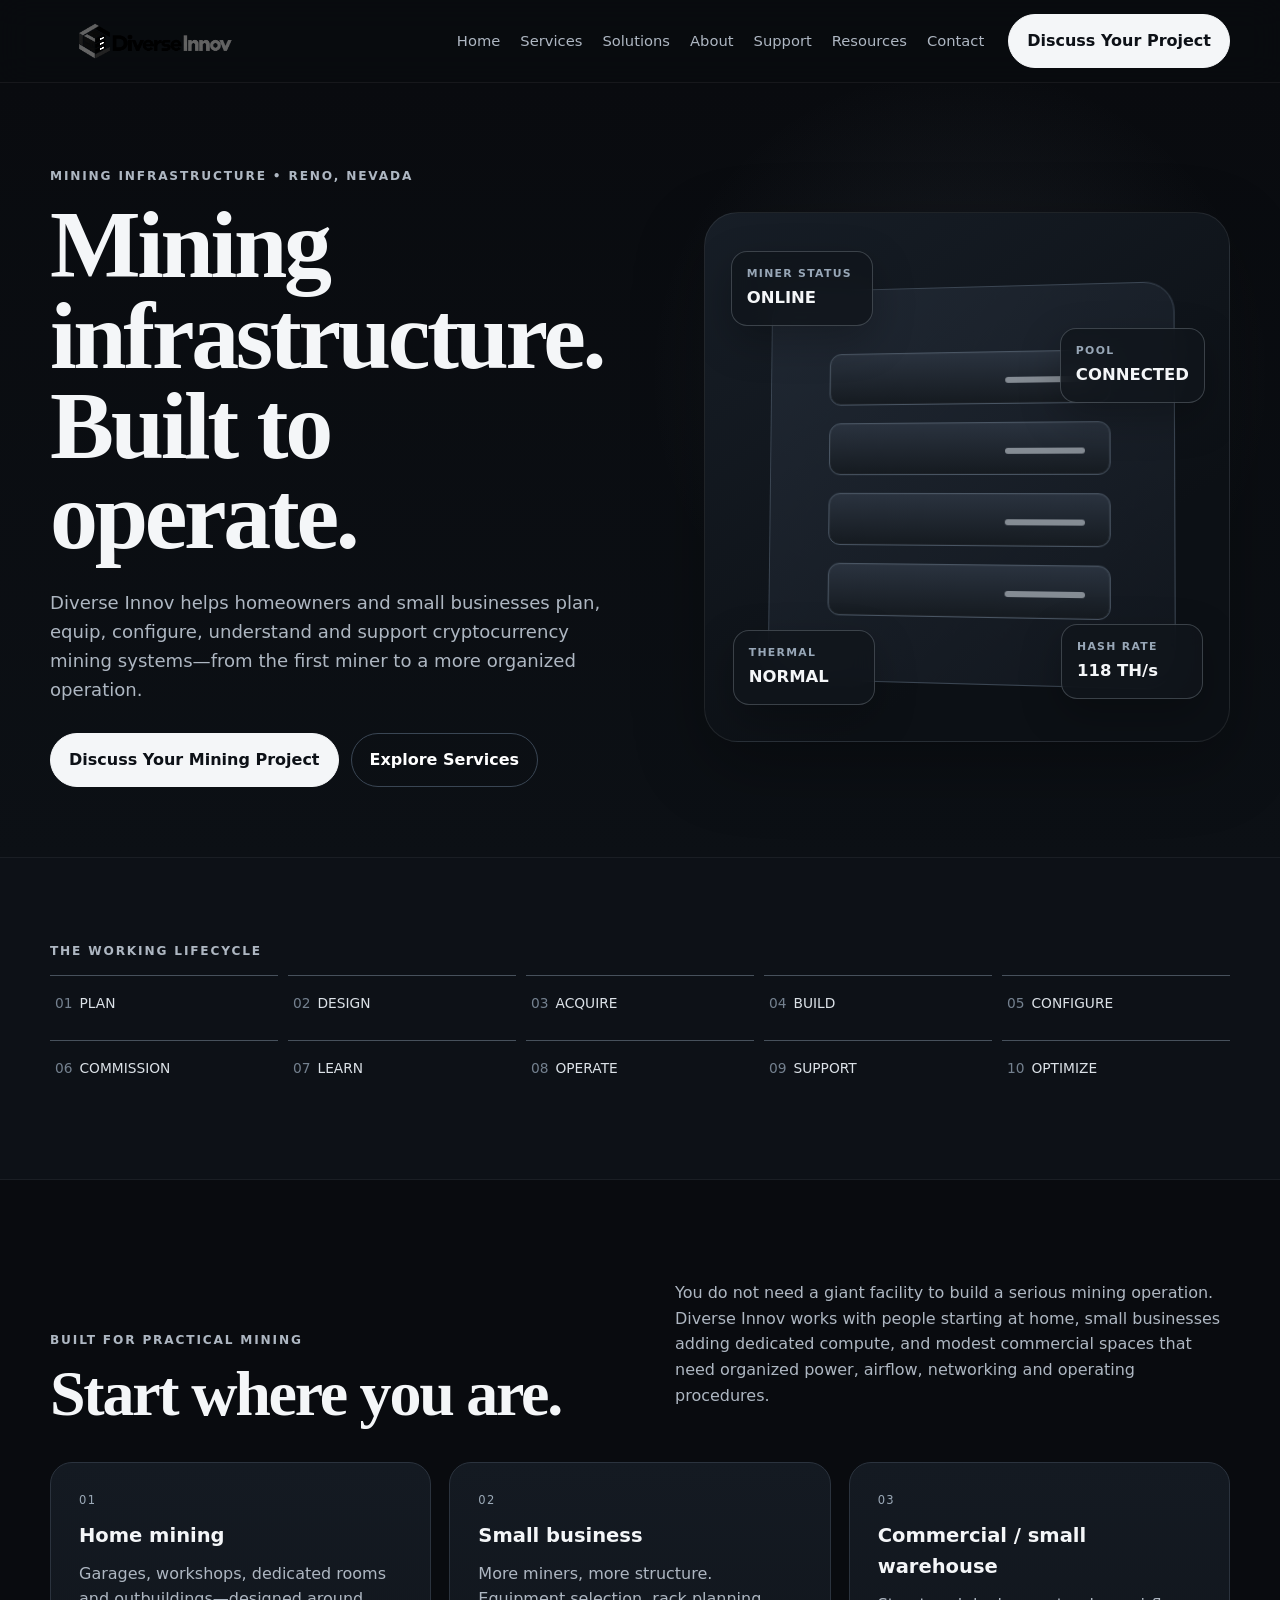
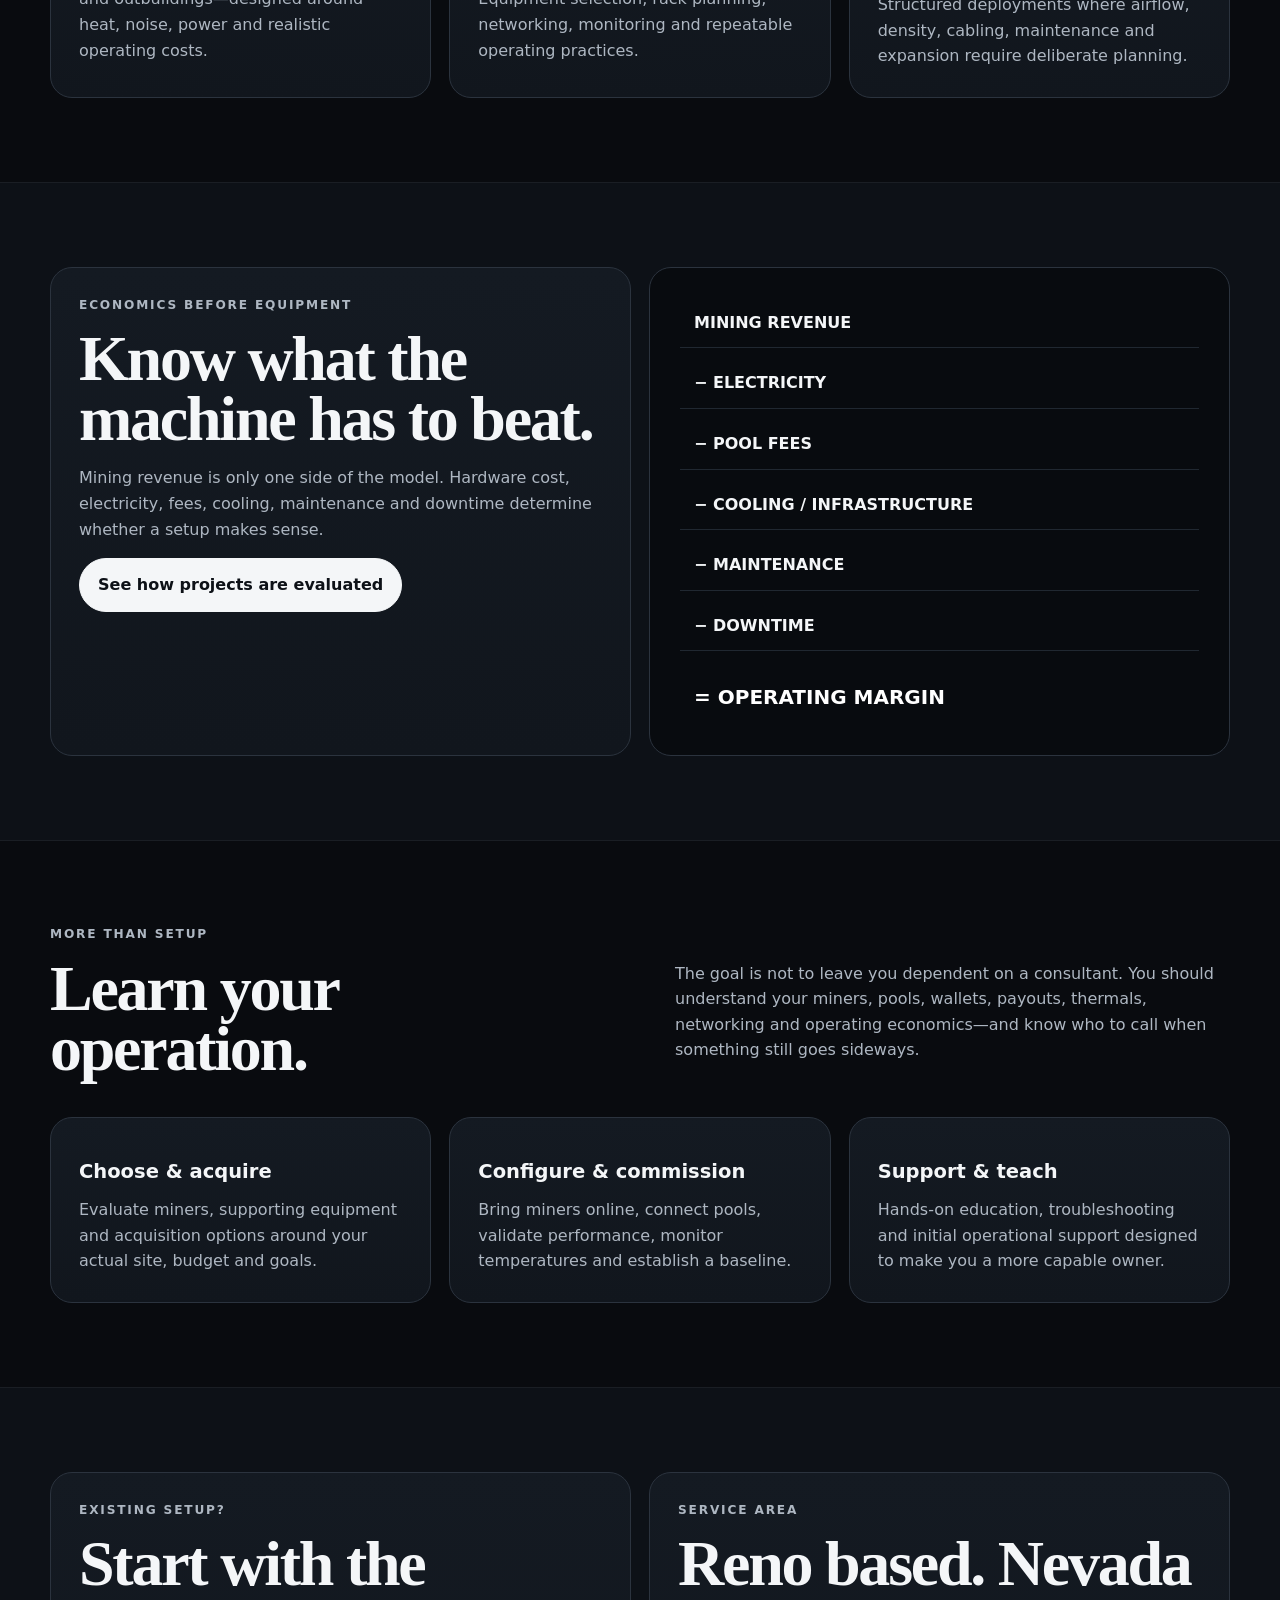
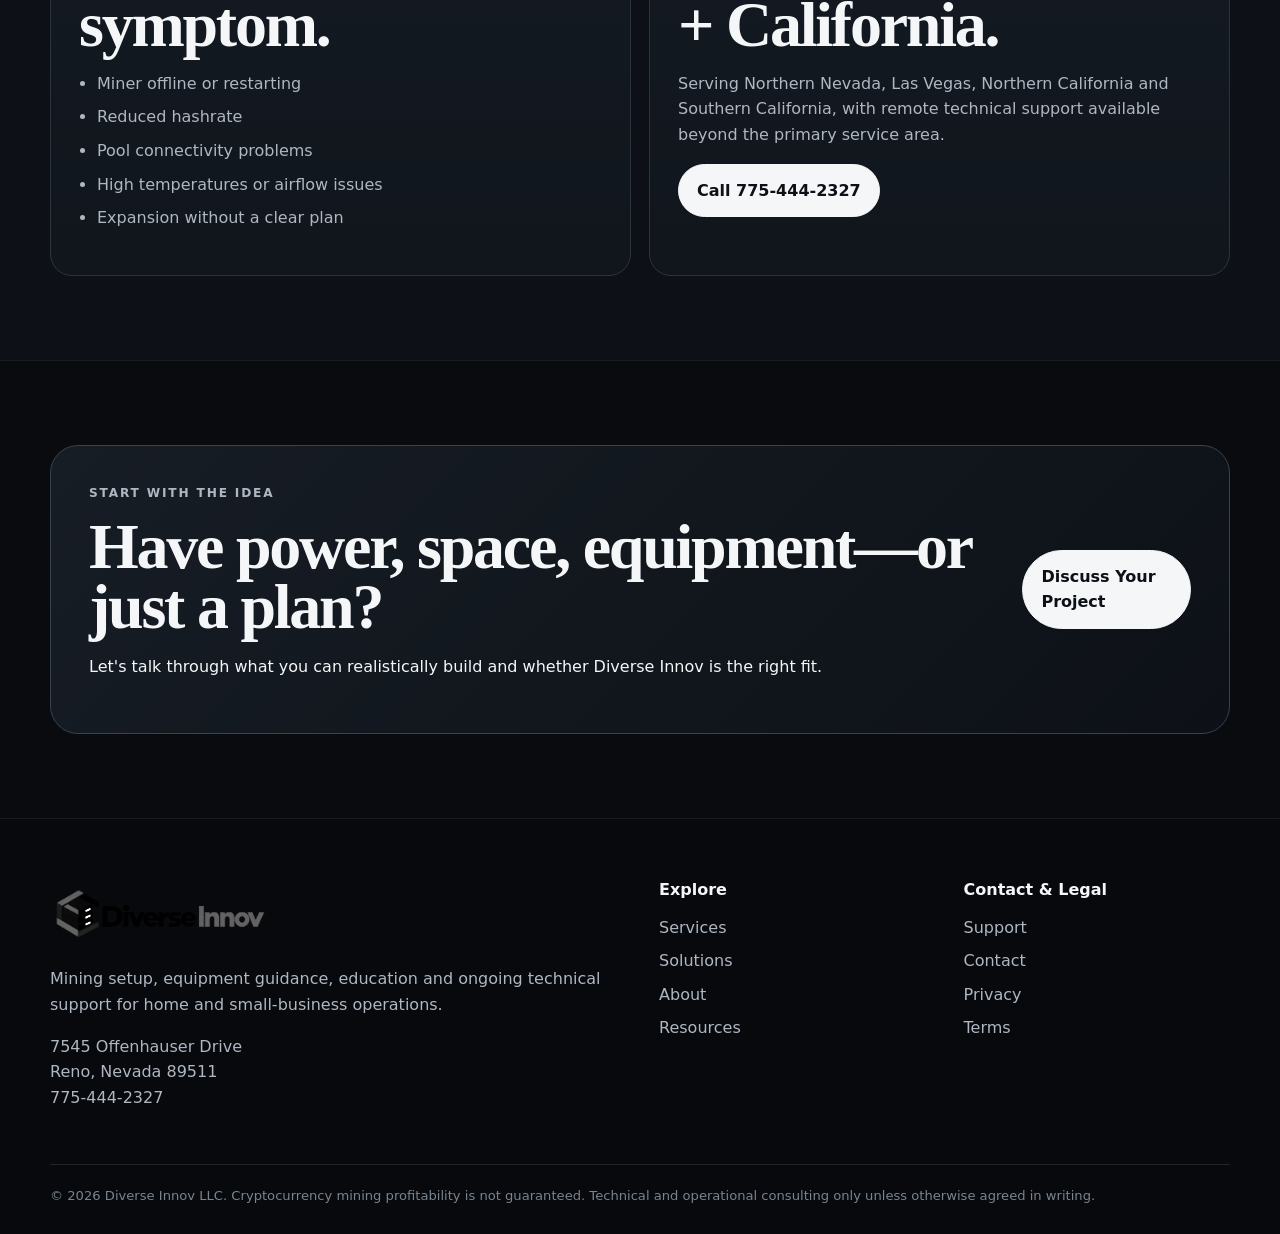
<file: index.html>
<!doctype html><html lang="en"><head><meta charset="utf-8"><meta name="viewport" content="width=device-width,initial-scale=1"><title>Diverse Innov LLC | Mining Setup &amp; Support</title><meta name="description" content="Mining infrastructure consulting, equipment guidance, setup, education and support for home and small-business mining operations."><meta property="og:title" content="Diverse Innov LLC | Mining Setup &amp; Support"><meta property="og:description" content="Mining infrastructure consulting, equipment guidance, setup, education and support for home and small-business mining operations."><meta property="og:type" content="website"><link rel="icon" href="assets/images/diverse-innov-icon.png"><link rel="stylesheet" href="assets/css/styles.css"><script defer src="assets/js/main.js"></script></head><body><header class="site-header"><div class="container nav"><a class="brand" href="index.html"><img src="assets/images/diverse-innov-horizontal.png" alt="Diverse Innov LLC"></a><button class="menu-btn" aria-expanded="false" aria-label="Toggle navigation">Menu</button><nav class="nav-links"><a href="index.html">Home</a><a href="services.html">Services</a><a href="solutions.html">Solutions</a><a href="about.html">About</a><a href="support.html">Support</a><a href="resources.html">Resources</a><a href="contact.html">Contact</a></nav><a class="btn" href="contact.html">Discuss Your Project</a></div></header><main><section class="hero"><div class="container hero-grid"><div><div class="eyebrow">Mining infrastructure • Reno, Nevada</div><h1>Mining infrastructure.<br>Built to operate.</h1><p>Diverse Innov helps homeowners and small businesses plan, equip, configure, understand and support cryptocurrency mining systems—from the first miner to a more organized operation.</p><div class="actions"><a class="btn" href="contact.html">Discuss Your Mining Project</a><a class="btn ghost" href="services.html">Explore Services</a></div></div><div class="hero-art"><div class="machine"><div class="rack"><span></span><span></span><span></span><span></span></div></div><div class="telemetry t1"><strong>MINER STATUS</strong><span>ONLINE</span></div><div class="telemetry t2"><strong>POOL</strong><span>CONNECTED</span></div><div class="telemetry t3"><strong>THERMAL</strong><span>NORMAL</span></div><div class="telemetry t4" title="Illustrative telemetry"><strong>HASH RATE</strong><span>118 TH/s</span></div></div></div></section>
<section class="section alt"><div class="container"><div class="eyebrow">The working lifecycle</div><div class="process"><div><span>01</span>PLAN</div><div><span>02</span>DESIGN</div><div><span>03</span>ACQUIRE</div><div><span>04</span>BUILD</div><div><span>05</span>CONFIGURE</div><div><span>06</span>COMMISSION</div><div><span>07</span>LEARN</div><div><span>08</span>OPERATE</div><div><span>09</span>SUPPORT</div><div><span>10</span>OPTIMIZE</div></div></div></section>
<section class="section"><div class="container"><div class="section-head"><div><div class="eyebrow">Built for practical mining</div><h2>Start where you are.</h2></div><p>You do not need a giant facility to build a serious mining operation. Diverse Innov works with people starting at home, small businesses adding dedicated compute, and modest commercial spaces that need organized power, airflow, networking and operating procedures.</p></div><div class="grid-3"><div class="card"><div class="num">01</div><h3>Home mining</h3><p>Garages, workshops, dedicated rooms and outbuildings—designed around heat, noise, power and realistic operating costs.</p></div><div class="card"><div class="num">02</div><h3>Small business</h3><p>More miners, more structure. Equipment selection, rack planning, networking, monitoring and repeatable operating practices.</p></div><div class="card"><div class="num">03</div><h3>Commercial / small warehouse</h3><p>Structured deployments where airflow, density, cabling, maintenance and expansion require deliberate planning.</p></div></div></div></section>
<section class="section alt"><div class="container split"><div class="quote-panel"><div class="eyebrow">Economics before equipment</div><h2>Know what the machine has to beat.</h2><p>Mining revenue is only one side of the model. Hardware cost, electricity, fees, cooling, maintenance and downtime determine whether a setup makes sense.</p><a class="btn" href="services.html">See how projects are evaluated</a></div><div class="formula"><div>MINING REVENUE</div><div>− ELECTRICITY</div><div>− POOL FEES</div><div>− COOLING / INFRASTRUCTURE</div><div>− MAINTENANCE</div><div>− DOWNTIME</div><div class="result">= OPERATING MARGIN</div></div></div></section>
<section class="section"><div class="container"><div class="section-head"><div><div class="eyebrow">More than setup</div><h2>Learn your operation.</h2></div><p>The goal is not to leave you dependent on a consultant. You should understand your miners, pools, wallets, payouts, thermals, networking and operating economics—and know who to call when something still goes sideways.</p></div><div class="grid-3"><div class="card"><h3>Choose & acquire</h3><p>Evaluate miners, supporting equipment and acquisition options around your actual site, budget and goals.</p></div><div class="card"><h3>Configure & commission</h3><p>Bring miners online, connect pools, validate performance, monitor temperatures and establish a baseline.</p></div><div class="card"><h3>Support & teach</h3><p>Hands-on education, troubleshooting and initial operational support designed to make you a more capable owner.</p></div></div></div></section>
<section class="section alt"><div class="container split"><div class="dark-panel"><div class="eyebrow">Existing setup?</div><h2>Start with the symptom.</h2><ul class="list"><li>Miner offline or restarting</li><li>Reduced hashrate</li><li>Pool connectivity problems</li><li>High temperatures or airflow issues</li><li>Expansion without a clear plan</li></ul></div><div class="dark-panel"><div class="eyebrow">Service area</div><h2>Reno based. Nevada + California.</h2><p>Serving Northern Nevada, Las Vegas, Northern California and Southern California, with remote technical support available beyond the primary service area.</p><div class="actions"><a class="btn" href="tel:7754442327">Call 775-444-2327</a></div></div></div></section>
<section class="section"><div class="container"><div class="cta"><div><div class="eyebrow">Start with the idea</div><h2>Have power, space, equipment—or just a plan?</h2><p>Let's talk through what you can realistically build and whether Diverse Innov is the right fit.</p></div><div class="actions"><a class="btn" href="contact.html">Discuss Your Project</a></div></div></div></section></main><footer class="footer"><div class="container"><div class="footer-grid"><div><img src="assets/images/diverse-innov-horizontal.png" alt="Diverse Innov LLC"><p>Mining setup, equipment guidance, education and ongoing technical support for home and small-business operations.</p><p>7545 Offenhauser Drive<br>Reno, Nevada 89511<br><a href="tel:7754442327">775-444-2327</a></p></div><div><strong>Explore</strong><div class="footer-links"><a href="services.html">Services</a><a href="solutions.html">Solutions</a><a href="about.html">About</a><a href="resources.html">Resources</a></div></div><div><strong>Contact & Legal</strong><div class="footer-links"><a href="support.html">Support</a><a href="contact.html">Contact</a><a href="privacy.html">Privacy</a><a href="terms.html">Terms</a></div></div></div><div class="legal">© 2026 Diverse Innov LLC. Cryptocurrency mining profitability is not guaranteed. Technical and operational consulting only unless otherwise agreed in writing.</div></div></footer></body></html>
</file>
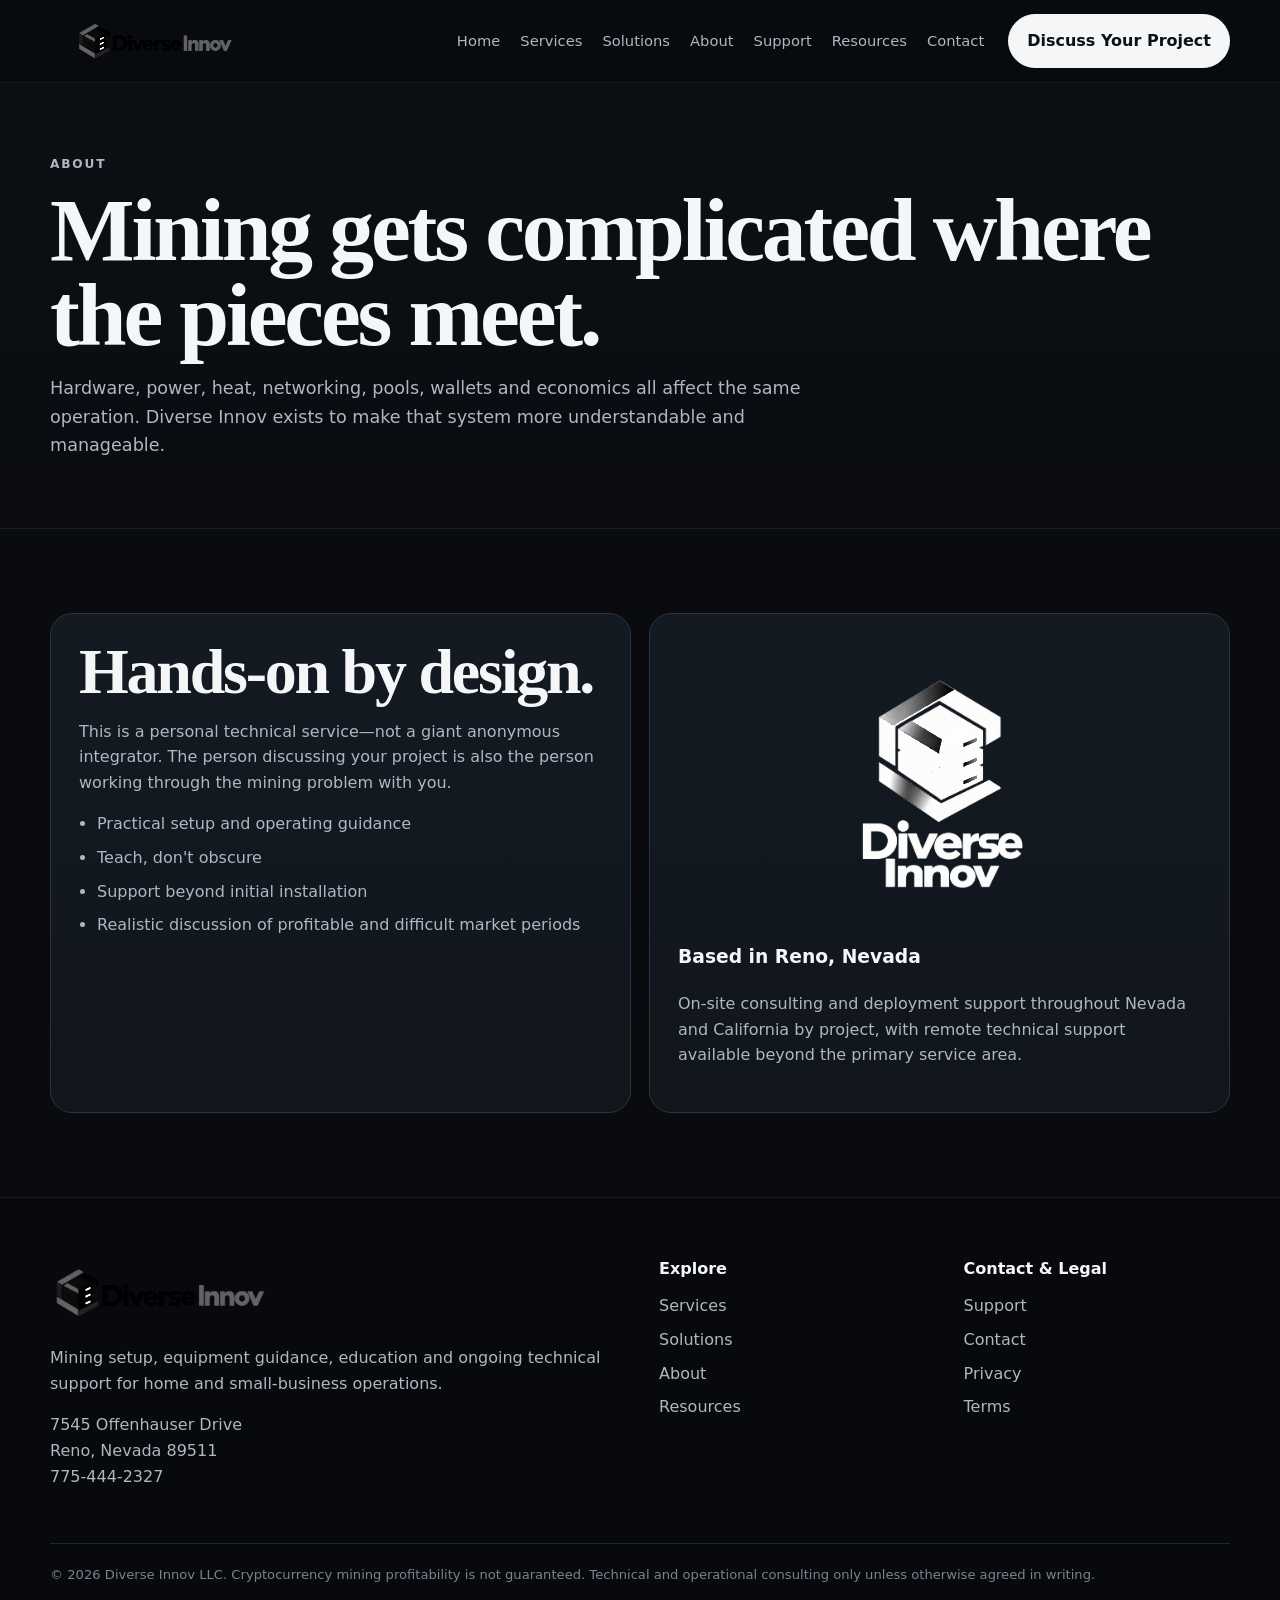
<file: about.html>
<!doctype html><html lang="en"><head><meta charset="utf-8"><meta name="viewport" content="width=device-width,initial-scale=1"><title>About | Diverse Innov LLC</title><meta name="description" content="Hands-on cryptocurrency mining consulting and education based in Reno, Nevada."><meta property="og:title" content="About | Diverse Innov LLC"><meta property="og:description" content="Hands-on cryptocurrency mining consulting and education based in Reno, Nevada."><meta property="og:type" content="website"><link rel="icon" href="assets/images/diverse-innov-icon.png"><link rel="stylesheet" href="assets/css/styles.css"><script defer src="assets/js/main.js"></script></head><body><header class="site-header"><div class="container nav"><a class="brand" href="index.html"><img src="assets/images/diverse-innov-horizontal.png" alt="Diverse Innov LLC"></a><button class="menu-btn" aria-expanded="false" aria-label="Toggle navigation">Menu</button><nav class="nav-links"><a href="index.html">Home</a><a href="services.html">Services</a><a href="solutions.html">Solutions</a><a href="about.html">About</a><a href="support.html">Support</a><a href="resources.html">Resources</a><a href="contact.html">Contact</a></nav><a class="btn" href="contact.html">Discuss Your Project</a></div></header><main><section class="page-hero"><div class="container"><div class="eyebrow">About</div><h1>Mining gets complicated where the pieces meet.</h1><p>Hardware, power, heat, networking, pools, wallets and economics all affect the same operation. Diverse Innov exists to make that system more understandable and manageable.</p></div></section><section class="section"><div class="container split"><div class="dark-panel"><h2>Hands-on by design.</h2><p>This is a personal technical service—not a giant anonymous integrator. The person discussing your project is also the person working through the mining problem with you.</p><ul class="list"><li>Practical setup and operating guidance</li><li>Teach, don't obscure</li><li>Support beyond initial installation</li><li>Realistic discussion of profitable and difficult market periods</li></ul></div><div class="dark-panel"><img src="assets/images/diverse-innov-stacked.png" alt="Diverse Innov stacked logo" style="max-width:260px;filter:invert(1) grayscale(1) brightness(2.3);margin:10px auto 30px"><h3>Based in Reno, Nevada</h3><p>On-site consulting and deployment support throughout Nevada and California by project, with remote technical support available beyond the primary service area.</p></div></div></section></main><footer class="footer"><div class="container"><div class="footer-grid"><div><img src="assets/images/diverse-innov-horizontal.png" alt="Diverse Innov LLC"><p>Mining setup, equipment guidance, education and ongoing technical support for home and small-business operations.</p><p>7545 Offenhauser Drive<br>Reno, Nevada 89511<br><a href="tel:7754442327">775-444-2327</a></p></div><div><strong>Explore</strong><div class="footer-links"><a href="services.html">Services</a><a href="solutions.html">Solutions</a><a href="about.html">About</a><a href="resources.html">Resources</a></div></div><div><strong>Contact & Legal</strong><div class="footer-links"><a href="support.html">Support</a><a href="contact.html">Contact</a><a href="privacy.html">Privacy</a><a href="terms.html">Terms</a></div></div></div><div class="legal">© 2026 Diverse Innov LLC. Cryptocurrency mining profitability is not guaranteed. Technical and operational consulting only unless otherwise agreed in writing.</div></div></footer></body></html>
</file>
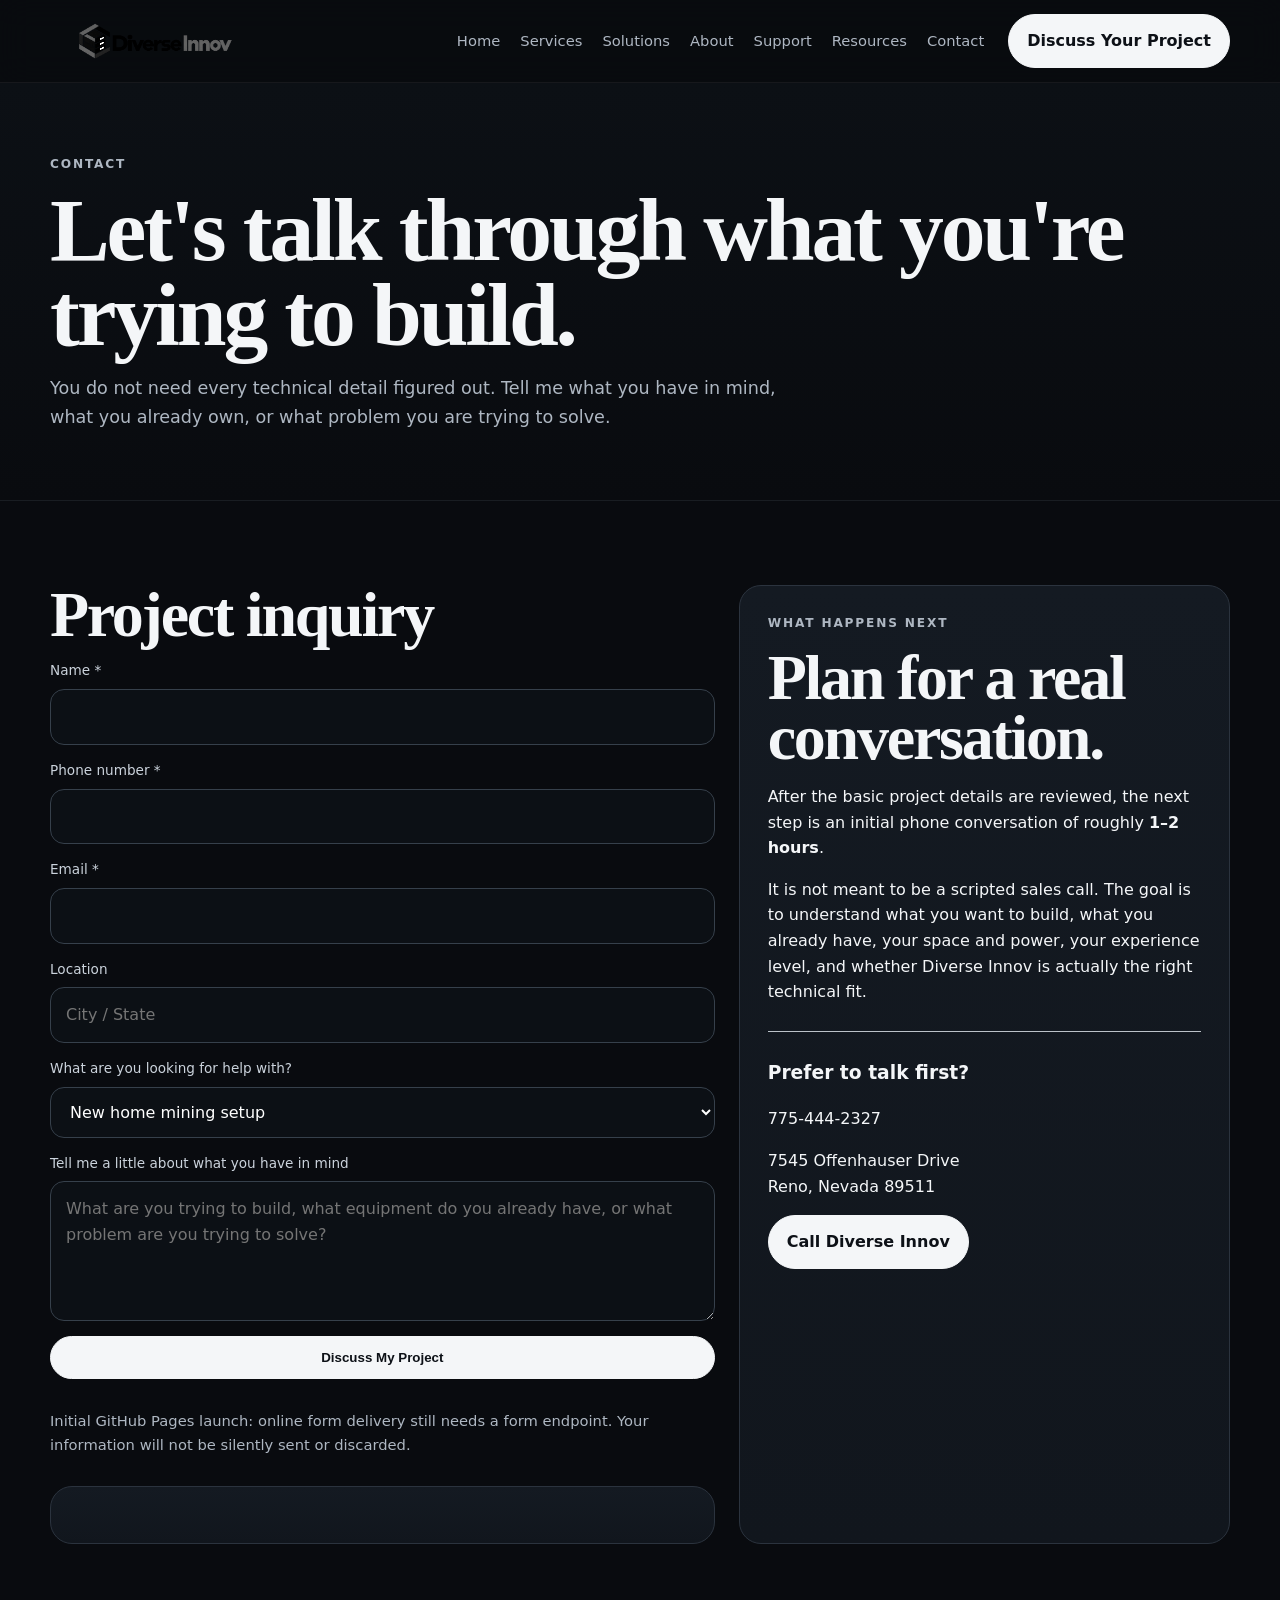
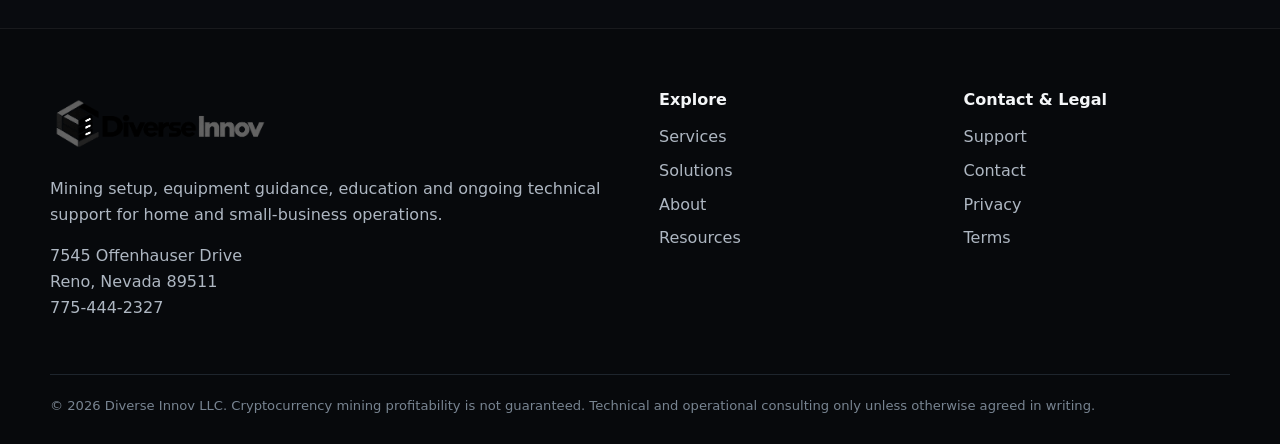
<file: contact.html>
<!doctype html><html lang="en"><head><meta charset="utf-8"><meta name="viewport" content="width=device-width,initial-scale=1"><title>Contact | Diverse Innov LLC</title><meta name="description" content="Discuss a home or small-business cryptocurrency mining project with Diverse Innov LLC."><meta property="og:title" content="Contact | Diverse Innov LLC"><meta property="og:description" content="Discuss a home or small-business cryptocurrency mining project with Diverse Innov LLC."><meta property="og:type" content="website"><link rel="icon" href="assets/images/diverse-innov-icon.png"><link rel="stylesheet" href="assets/css/styles.css"><script defer src="assets/js/main.js"></script></head><body><header class="site-header"><div class="container nav"><a class="brand" href="index.html"><img src="assets/images/diverse-innov-horizontal.png" alt="Diverse Innov LLC"></a><button class="menu-btn" aria-expanded="false" aria-label="Toggle navigation">Menu</button><nav class="nav-links"><a href="index.html">Home</a><a href="services.html">Services</a><a href="solutions.html">Solutions</a><a href="about.html">About</a><a href="support.html">Support</a><a href="resources.html">Resources</a><a href="contact.html">Contact</a></nav><a class="btn" href="contact.html">Discuss Your Project</a></div></header><main><section class="page-hero"><div class="container"><div class="eyebrow">Contact</div><h1>Let's talk through what you're trying to build.</h1><p>You do not need every technical detail figured out. Tell me what you have in mind, what you already own, or what problem you are trying to solve.</p></div></section><section class="section"><div class="container contact-grid"><form class="form" id="project-form"><h2>Project inquiry</h2><div class="selected-services-contact" id="selected-services-contact" hidden><div class="eyebrow">Selected services</div><p id="selected-services-text"></p></div><div class="field"><label for="name">Name *</label><input id="name" name="name" required autocomplete="name"></div><div class="field"><label for="phone">Phone number *</label><input id="phone" name="phone" type="tel" required autocomplete="tel"></div><div class="field"><label for="email">Email *</label><input id="email" name="email" type="email" required autocomplete="email"></div><div class="field"><label for="location">Location</label><input id="location" name="location" placeholder="City / State"></div><div class="field"><label for="need">What are you looking for help with?</label><select id="need" name="need"><option>New home mining setup</option><option>Small-business mining setup</option><option>Existing mining setup</option><option>Equipment selection / acquisition</option><option>Troubleshooting / support</option><option>Expansion / adding miners</option><option>Not sure yet</option></select></div><div class="field"><label for="details">Tell me a little about what you have in mind</label><textarea id="details" name="details" placeholder="What are you trying to build, what equipment do you already have, or what problem are you trying to solve?"></textarea></div><button class="btn" type="submit">Discuss My Project</button><p class="form-note">Initial GitHub Pages launch: online form delivery still needs a form endpoint. Your information will not be silently sent or discarded.</p><div class="notice" id="form-notice" role="status"></div></form><aside class="contact-card"><div class="eyebrow">What happens next</div><h2>Plan for a real conversation.</h2><p>After the basic project details are reviewed, the next step is an initial phone conversation of roughly <strong>1–2 hours</strong>.</p><p>It is not meant to be a scripted sales call. The goal is to understand what you want to build, what you already have, your space and power, your experience level, and whether Diverse Innov is actually the right technical fit.</p><hr style="border:0;border-top:1px solid #bbc2c9;margin:26px 0"><h3>Prefer to talk first?</h3><p><a href="tel:7754442327">775-444-2327</a></p><p>7545 Offenhauser Drive<br>Reno, Nevada 89511</p><a class="btn" href="tel:7754442327">Call Diverse Innov</a></aside></div></section></main><footer class="footer"><div class="container"><div class="footer-grid"><div><img src="assets/images/diverse-innov-horizontal.png" alt="Diverse Innov LLC"><p>Mining setup, equipment guidance, education and ongoing technical support for home and small-business operations.</p><p>7545 Offenhauser Drive<br>Reno, Nevada 89511<br><a href="tel:7754442327">775-444-2327</a></p></div><div><strong>Explore</strong><div class="footer-links"><a href="services.html">Services</a><a href="solutions.html">Solutions</a><a href="about.html">About</a><a href="resources.html">Resources</a></div></div><div><strong>Contact & Legal</strong><div class="footer-links"><a href="support.html">Support</a><a href="contact.html">Contact</a><a href="privacy.html">Privacy</a><a href="terms.html">Terms</a></div></div></div><div class="legal">© 2026 Diverse Innov LLC. Cryptocurrency mining profitability is not guaranteed. Technical and operational consulting only unless otherwise agreed in writing.</div></div></footer></body></html>
</file>
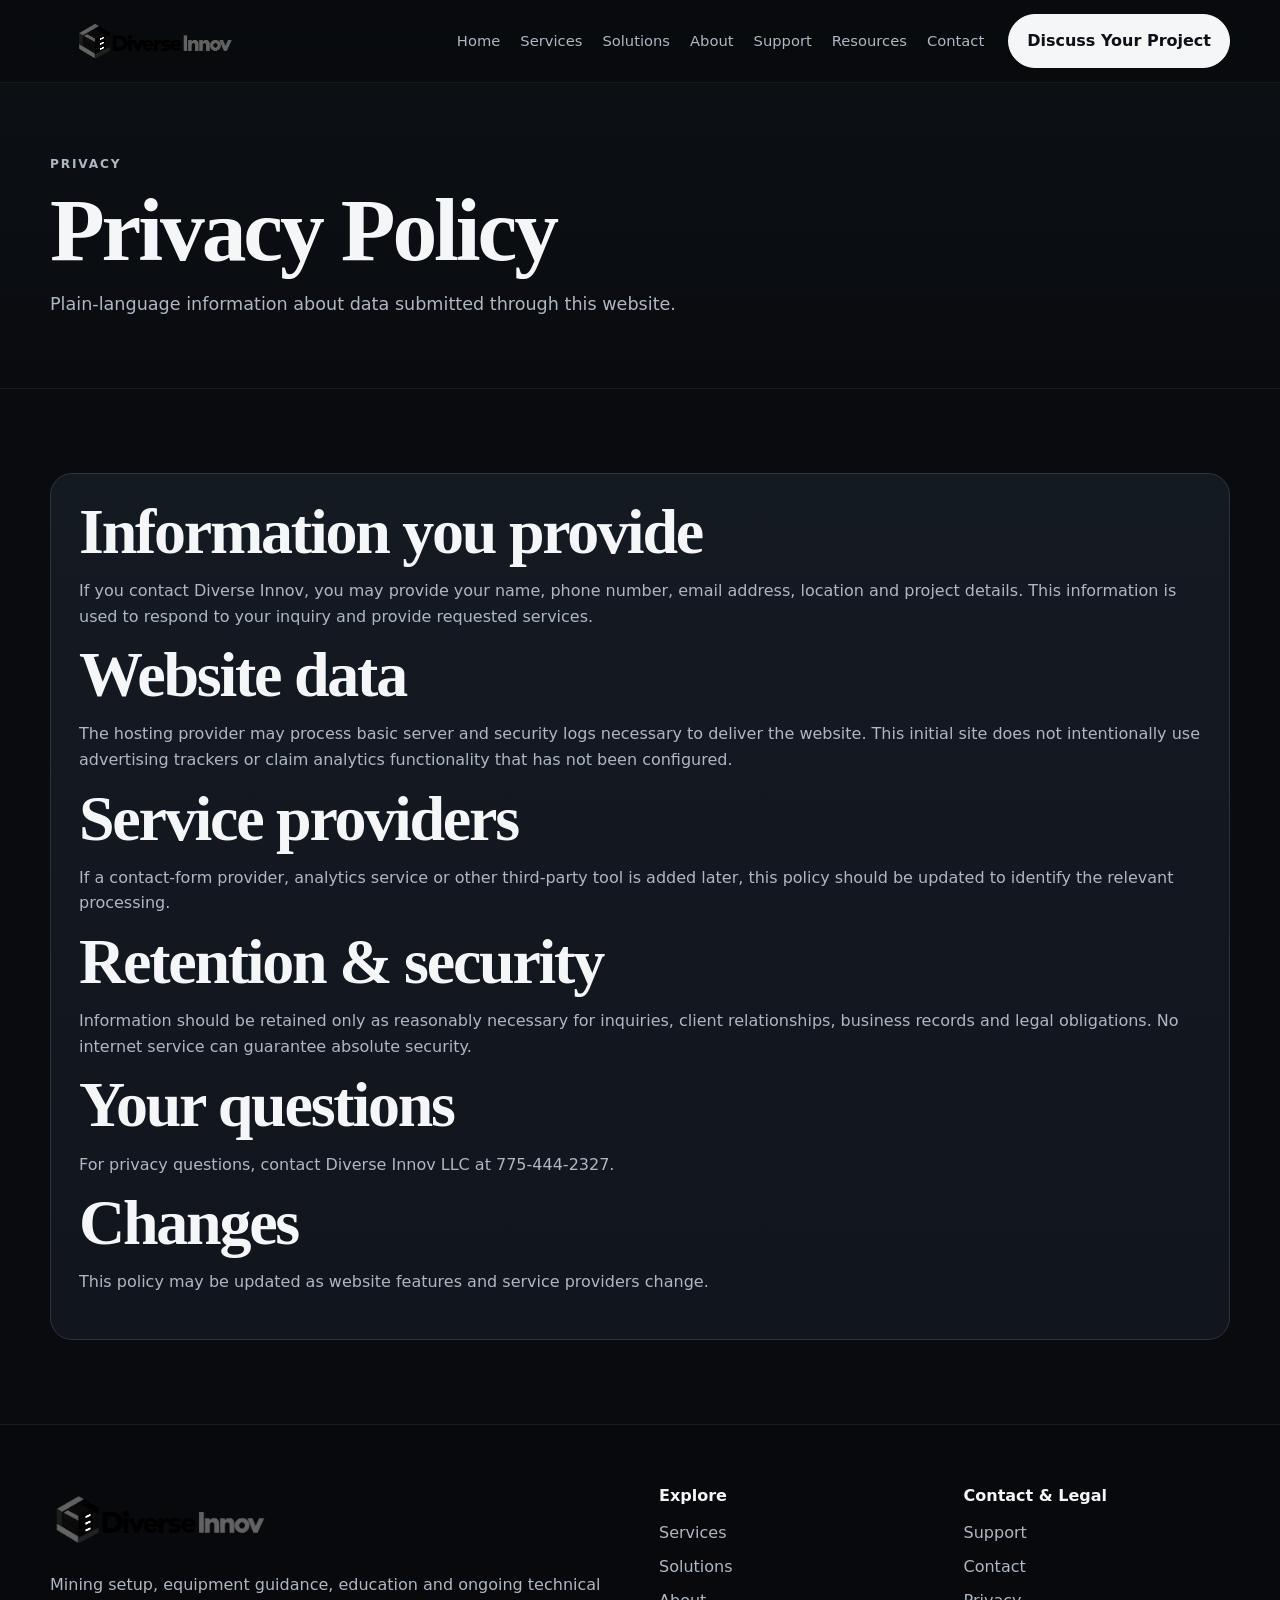
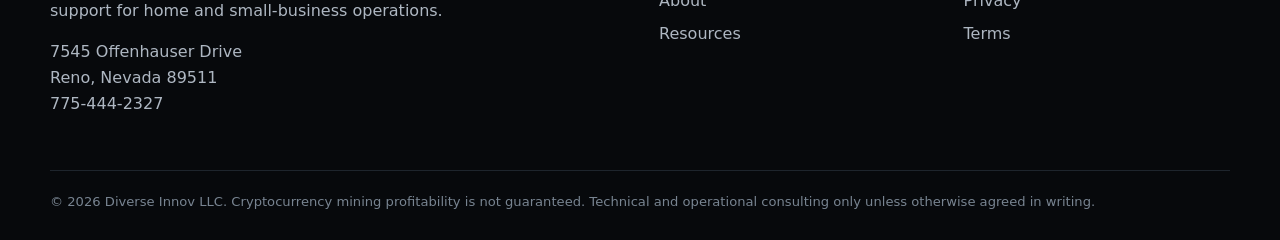
<file: privacy.html>
<!doctype html><html lang="en"><head><meta charset="utf-8"><meta name="viewport" content="width=device-width,initial-scale=1"><title>Privacy Policy | Diverse Innov LLC</title><meta name="description" content="Privacy policy for the Diverse Innov LLC website."><meta property="og:title" content="Privacy Policy | Diverse Innov LLC"><meta property="og:description" content="Privacy policy for the Diverse Innov LLC website."><meta property="og:type" content="website"><link rel="icon" href="assets/images/diverse-innov-icon.png"><link rel="stylesheet" href="assets/css/styles.css"><script defer src="assets/js/main.js"></script></head><body><header class="site-header"><div class="container nav"><a class="brand" href="index.html"><img src="assets/images/diverse-innov-horizontal.png" alt="Diverse Innov LLC"></a><button class="menu-btn" aria-expanded="false" aria-label="Toggle navigation">Menu</button><nav class="nav-links"><a href="index.html">Home</a><a href="services.html">Services</a><a href="solutions.html">Solutions</a><a href="about.html">About</a><a href="support.html">Support</a><a href="resources.html">Resources</a><a href="contact.html">Contact</a></nav><a class="btn" href="contact.html">Discuss Your Project</a></div></header><main><section class="page-hero"><div class="container"><div class="eyebrow">Privacy</div><h1>Privacy Policy</h1><p>Plain-language information about data submitted through this website.</p></div></section><section class="section"><div class="container dark-panel"><h2>Information you provide</h2><p>If you contact Diverse Innov, you may provide your name, phone number, email address, location and project details. This information is used to respond to your inquiry and provide requested services.</p><h2>Website data</h2><p>The hosting provider may process basic server and security logs necessary to deliver the website. This initial site does not intentionally use advertising trackers or claim analytics functionality that has not been configured.</p><h2>Service providers</h2><p>If a contact-form provider, analytics service or other third-party tool is added later, this policy should be updated to identify the relevant processing.</p><h2>Retention & security</h2><p>Information should be retained only as reasonably necessary for inquiries, client relationships, business records and legal obligations. No internet service can guarantee absolute security.</p><h2>Your questions</h2><p>For privacy questions, contact Diverse Innov LLC at <a href="tel:7754442327">775-444-2327</a>.</p><h2>Changes</h2><p>This policy may be updated as website features and service providers change.</p></div></section></main><footer class="footer"><div class="container"><div class="footer-grid"><div><img src="assets/images/diverse-innov-horizontal.png" alt="Diverse Innov LLC"><p>Mining setup, equipment guidance, education and ongoing technical support for home and small-business operations.</p><p>7545 Offenhauser Drive<br>Reno, Nevada 89511<br><a href="tel:7754442327">775-444-2327</a></p></div><div><strong>Explore</strong><div class="footer-links"><a href="services.html">Services</a><a href="solutions.html">Solutions</a><a href="about.html">About</a><a href="resources.html">Resources</a></div></div><div><strong>Contact & Legal</strong><div class="footer-links"><a href="support.html">Support</a><a href="contact.html">Contact</a><a href="privacy.html">Privacy</a><a href="terms.html">Terms</a></div></div></div><div class="legal">© 2026 Diverse Innov LLC. Cryptocurrency mining profitability is not guaranteed. Technical and operational consulting only unless otherwise agreed in writing.</div></div></footer></body></html>
</file>
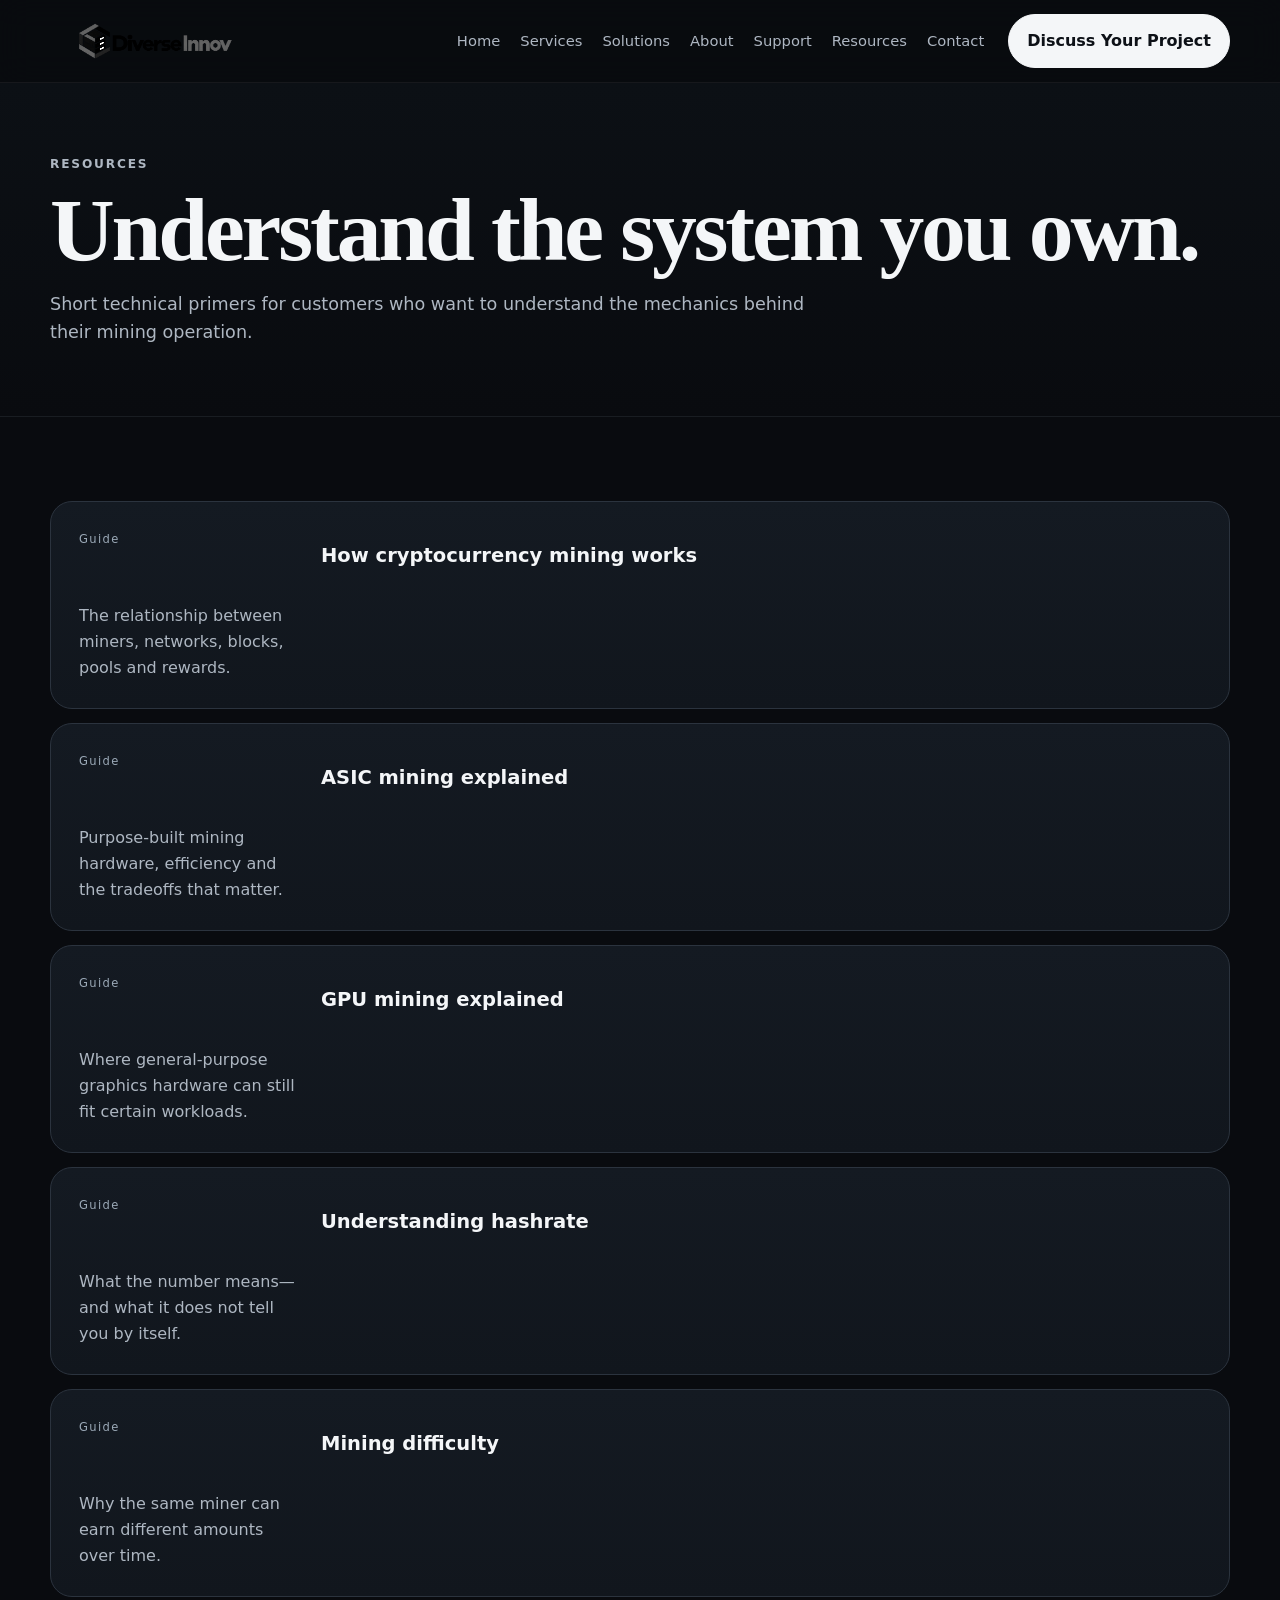
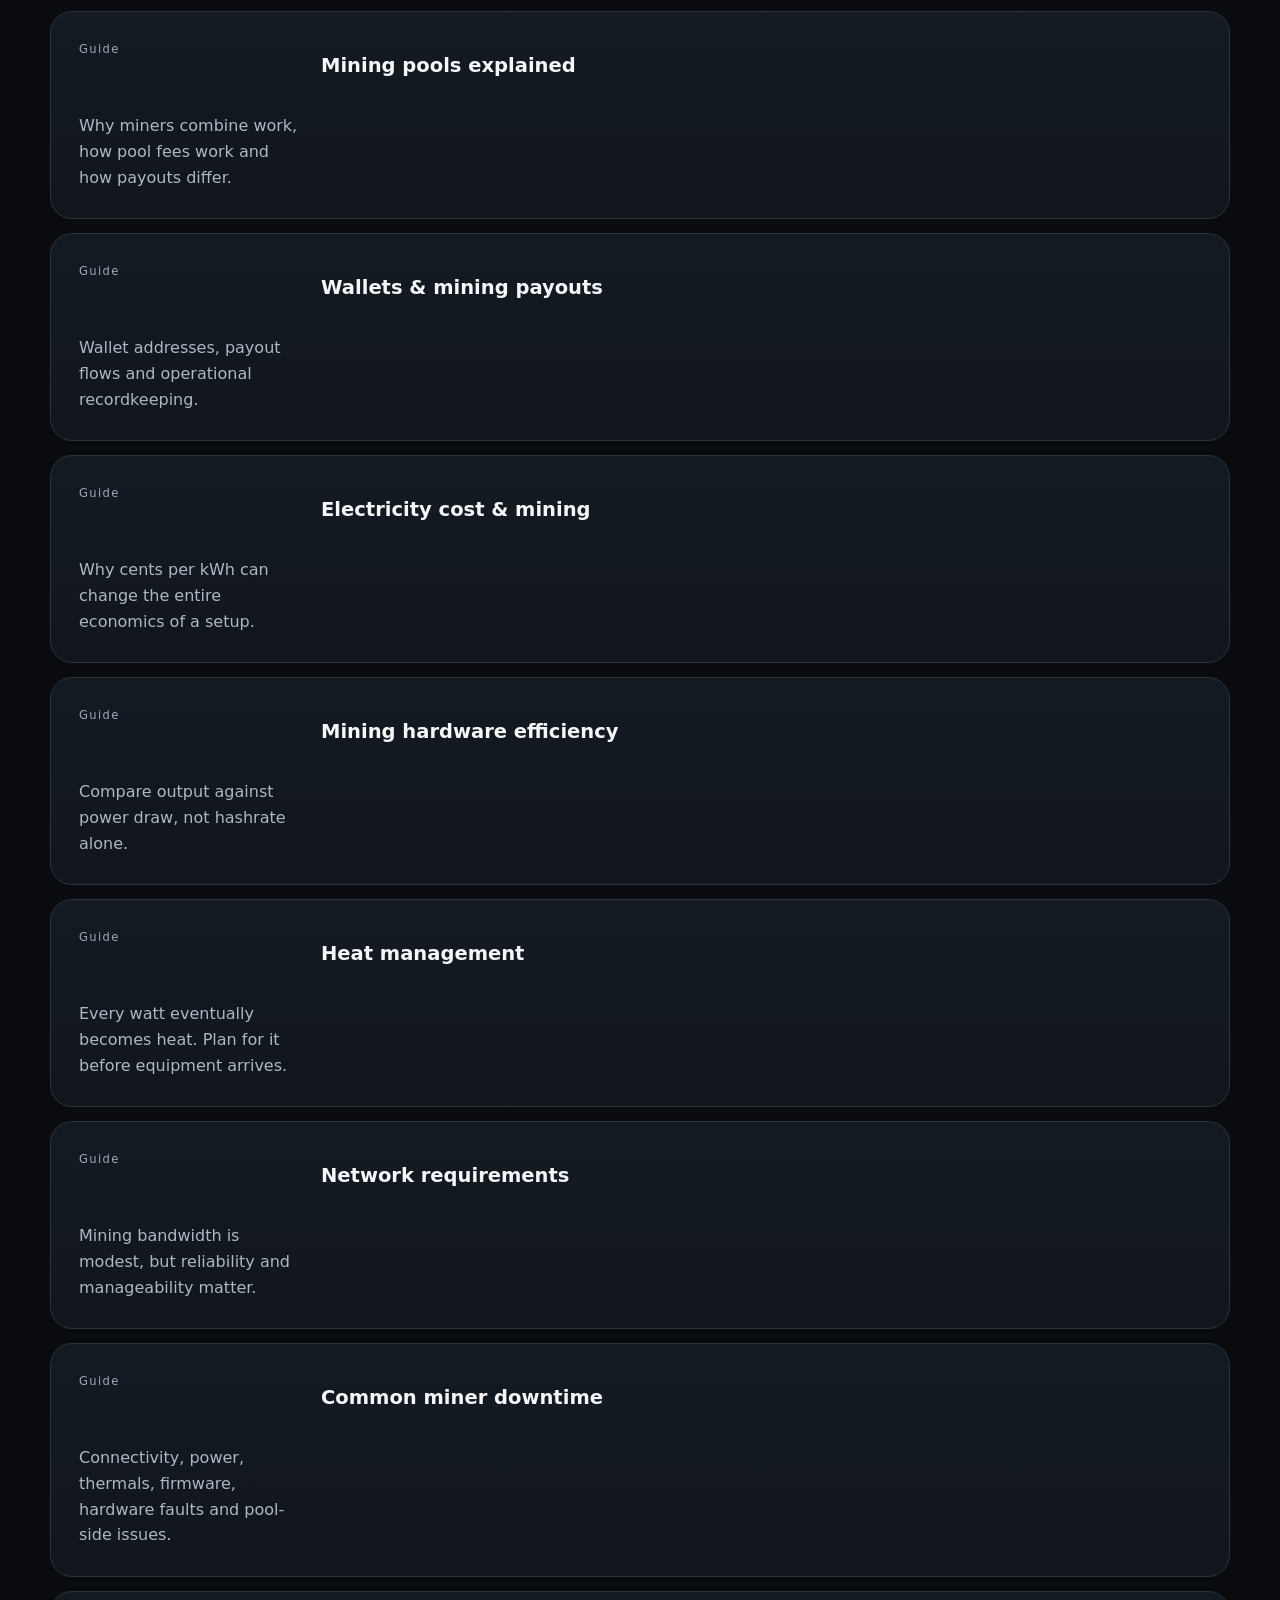
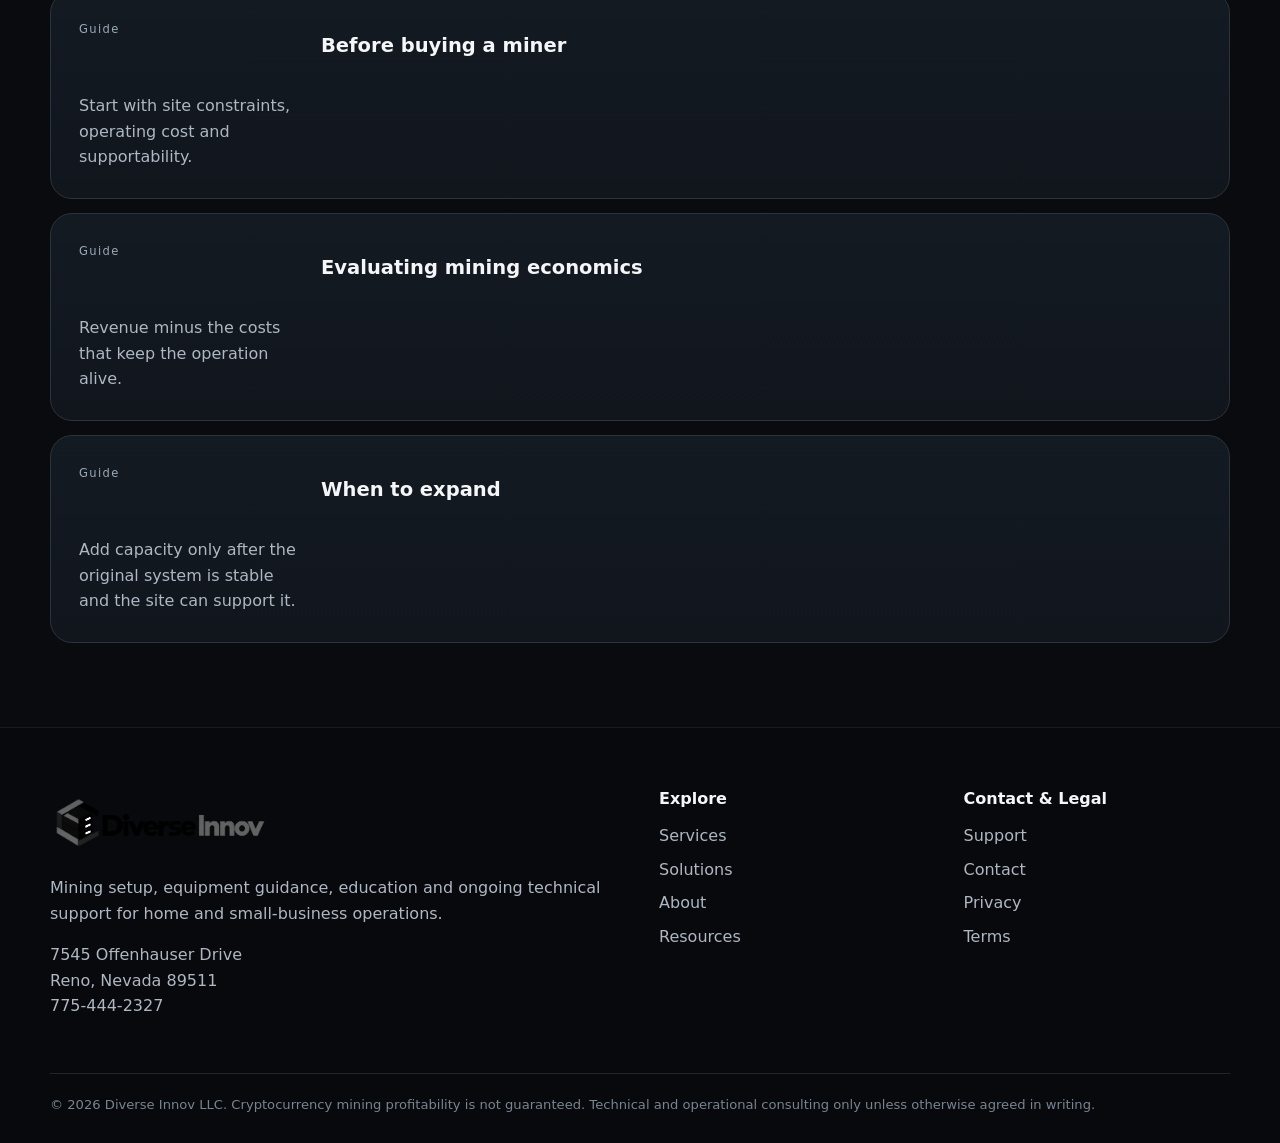
<file: resources.html>
<!doctype html><html lang="en"><head><meta charset="utf-8"><meta name="viewport" content="width=device-width,initial-scale=1"><title>Mining Resources | Diverse Innov LLC</title><meta name="description" content="Educational resources on miners, pools, wallets, hashrate, electricity and mining economics."><meta property="og:title" content="Mining Resources | Diverse Innov LLC"><meta property="og:description" content="Educational resources on miners, pools, wallets, hashrate, electricity and mining economics."><meta property="og:type" content="website"><link rel="icon" href="assets/images/diverse-innov-icon.png"><link rel="stylesheet" href="assets/css/styles.css"><script defer src="assets/js/main.js"></script></head><body><header class="site-header"><div class="container nav"><a class="brand" href="index.html"><img src="assets/images/diverse-innov-horizontal.png" alt="Diverse Innov LLC"></a><button class="menu-btn" aria-expanded="false" aria-label="Toggle navigation">Menu</button><nav class="nav-links"><a href="index.html">Home</a><a href="services.html">Services</a><a href="solutions.html">Solutions</a><a href="about.html">About</a><a href="support.html">Support</a><a href="resources.html">Resources</a><a href="contact.html">Contact</a></nav><a class="btn" href="contact.html">Discuss Your Project</a></div></header><main><section class="page-hero"><div class="container"><div class="eyebrow">Resources</div><h1>Understand the system you own.</h1><p>Short technical primers for customers who want to understand the mechanics behind their mining operation.</p></div></section><section class="section"><div class="container"><div class="resource-list"><article class="resource"><span class="badge">Guide</span><h3>How cryptocurrency mining works</h3><p>The relationship between miners, networks, blocks, pools and rewards.</p></article><article class="resource"><span class="badge">Guide</span><h3>ASIC mining explained</h3><p>Purpose-built mining hardware, efficiency and the tradeoffs that matter.</p></article><article class="resource"><span class="badge">Guide</span><h3>GPU mining explained</h3><p>Where general-purpose graphics hardware can still fit certain workloads.</p></article><article class="resource"><span class="badge">Guide</span><h3>Understanding hashrate</h3><p>What the number means—and what it does not tell you by itself.</p></article><article class="resource"><span class="badge">Guide</span><h3>Mining difficulty</h3><p>Why the same miner can earn different amounts over time.</p></article><article class="resource"><span class="badge">Guide</span><h3>Mining pools explained</h3><p>Why miners combine work, how pool fees work and how payouts differ.</p></article><article class="resource"><span class="badge">Guide</span><h3>Wallets & mining payouts</h3><p>Wallet addresses, payout flows and operational recordkeeping.</p></article><article class="resource"><span class="badge">Guide</span><h3>Electricity cost & mining</h3><p>Why cents per kWh can change the entire economics of a setup.</p></article><article class="resource"><span class="badge">Guide</span><h3>Mining hardware efficiency</h3><p>Compare output against power draw, not hashrate alone.</p></article><article class="resource"><span class="badge">Guide</span><h3>Heat management</h3><p>Every watt eventually becomes heat. Plan for it before equipment arrives.</p></article><article class="resource"><span class="badge">Guide</span><h3>Network requirements</h3><p>Mining bandwidth is modest, but reliability and manageability matter.</p></article><article class="resource"><span class="badge">Guide</span><h3>Common miner downtime</h3><p>Connectivity, power, thermals, firmware, hardware faults and pool-side issues.</p></article><article class="resource"><span class="badge">Guide</span><h3>Before buying a miner</h3><p>Start with site constraints, operating cost and supportability.</p></article><article class="resource"><span class="badge">Guide</span><h3>Evaluating mining economics</h3><p>Revenue minus the costs that keep the operation alive.</p></article><article class="resource"><span class="badge">Guide</span><h3>When to expand</h3><p>Add capacity only after the original system is stable and the site can support it.</p></article></div></div></section></main><footer class="footer"><div class="container"><div class="footer-grid"><div><img src="assets/images/diverse-innov-horizontal.png" alt="Diverse Innov LLC"><p>Mining setup, equipment guidance, education and ongoing technical support for home and small-business operations.</p><p>7545 Offenhauser Drive<br>Reno, Nevada 89511<br><a href="tel:7754442327">775-444-2327</a></p></div><div><strong>Explore</strong><div class="footer-links"><a href="services.html">Services</a><a href="solutions.html">Solutions</a><a href="about.html">About</a><a href="resources.html">Resources</a></div></div><div><strong>Contact & Legal</strong><div class="footer-links"><a href="support.html">Support</a><a href="contact.html">Contact</a><a href="privacy.html">Privacy</a><a href="terms.html">Terms</a></div></div></div><div class="legal">© 2026 Diverse Innov LLC. Cryptocurrency mining profitability is not guaranteed. Technical and operational consulting only unless otherwise agreed in writing.</div></div></footer></body></html>
</file>
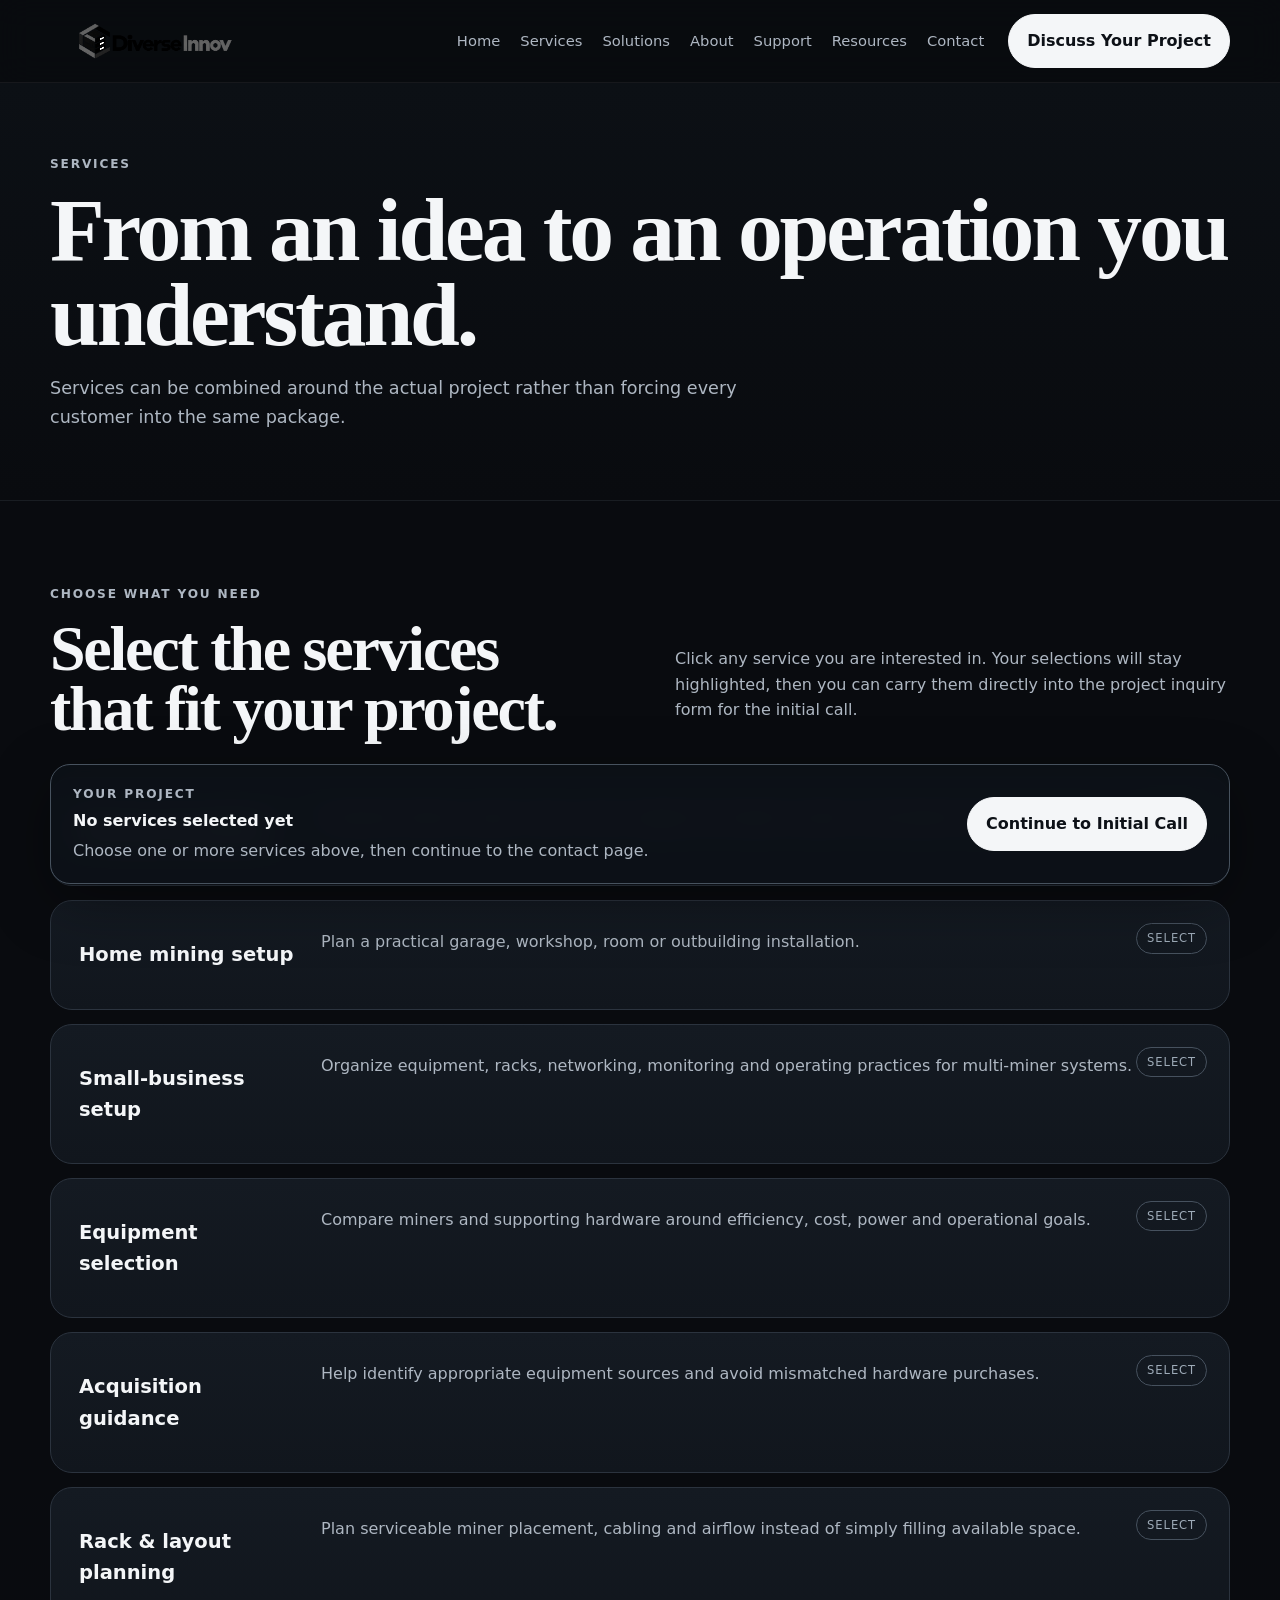
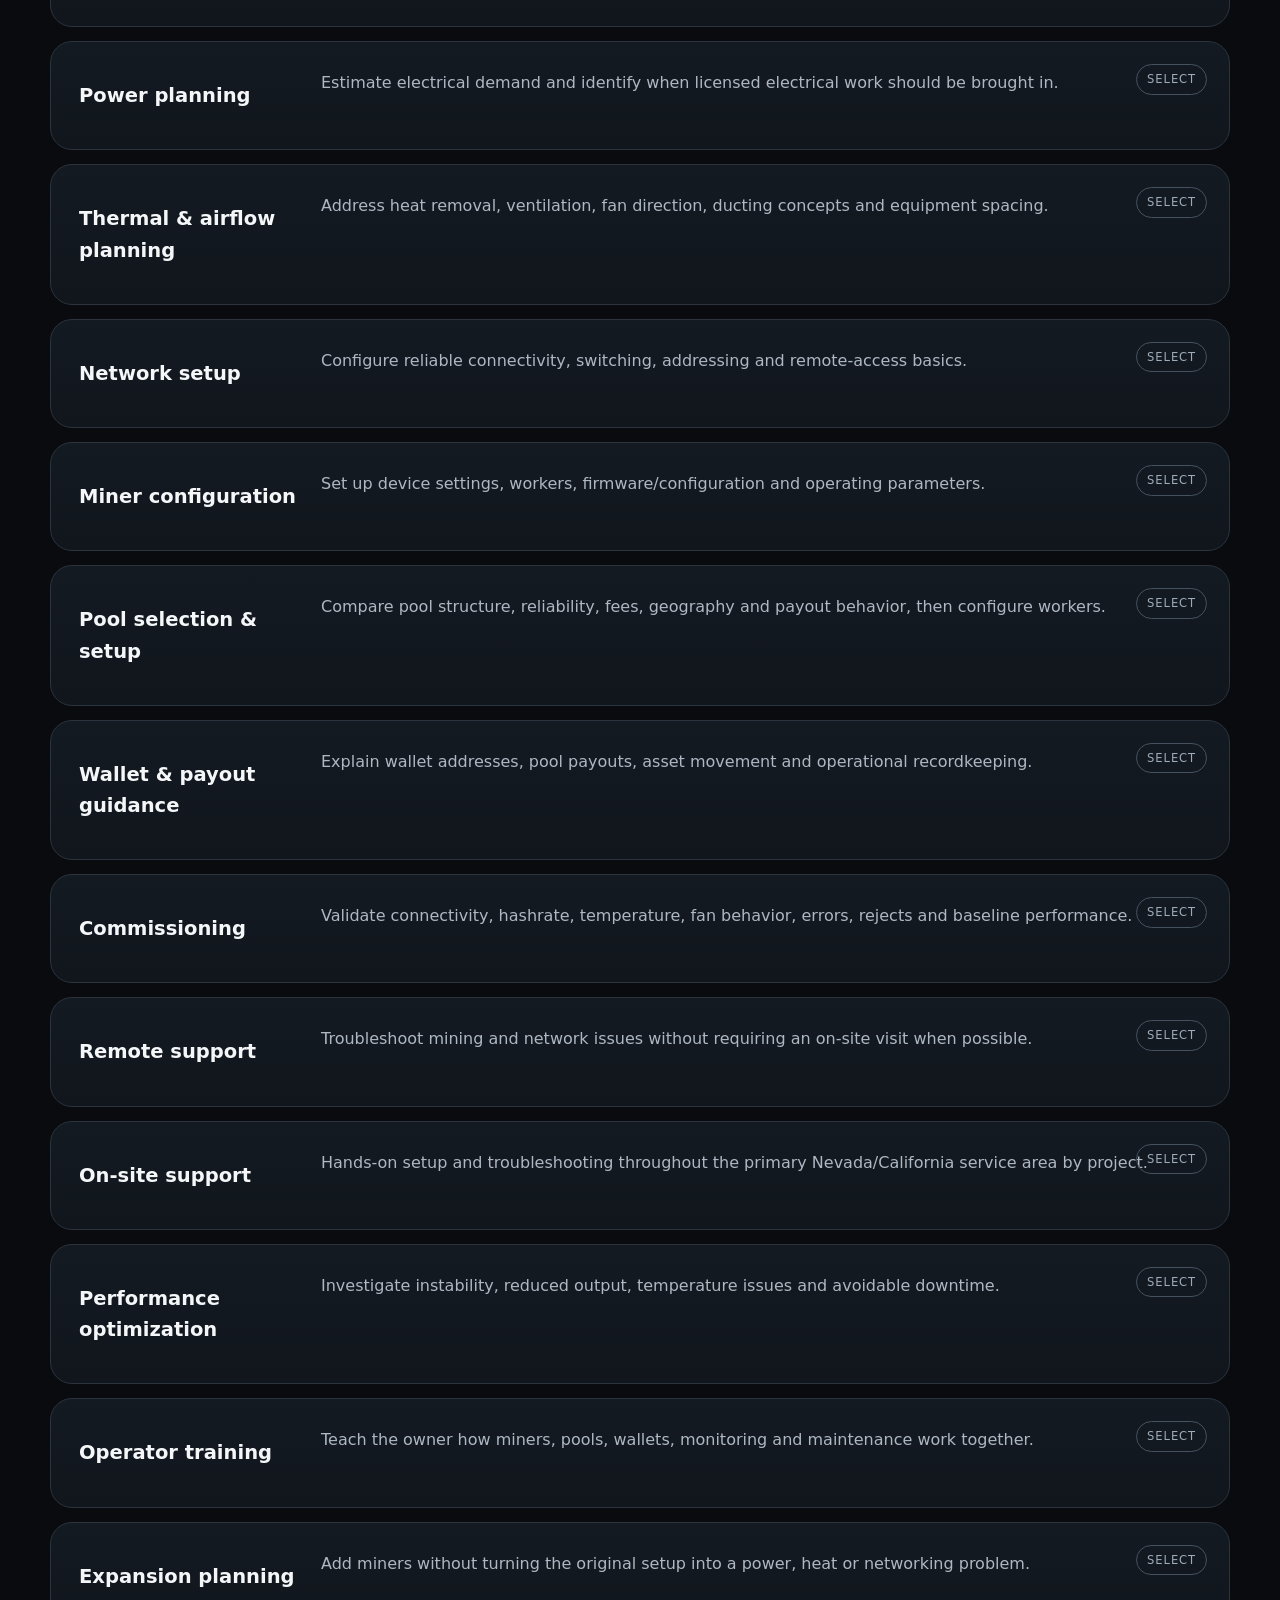
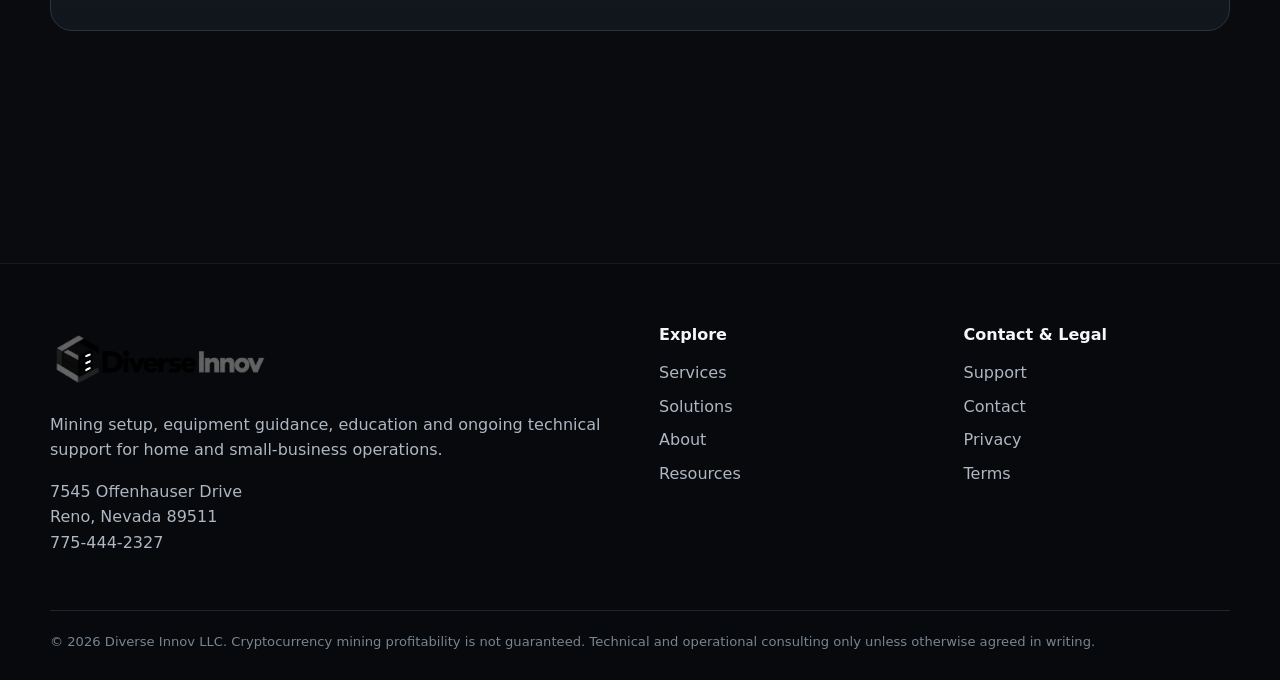
<file: services.html>
<!doctype html><html lang="en"><head><meta charset="utf-8"><meta name="viewport" content="width=device-width,initial-scale=1"><title>Services | Diverse Innov LLC</title><meta name="description" content="Mining setup, equipment, configuration, commissioning, training and support services."><meta property="og:title" content="Services | Diverse Innov LLC"><meta property="og:description" content="Mining setup, equipment, configuration, commissioning, training and support services."><meta property="og:type" content="website"><link rel="icon" href="assets/images/diverse-innov-icon.png"><link rel="stylesheet" href="assets/css/styles.css"><script defer src="assets/js/main.js"></script></head><body><header class="site-header"><div class="container nav"><a class="brand" href="index.html"><img src="assets/images/diverse-innov-horizontal.png" alt="Diverse Innov LLC"></a><button class="menu-btn" aria-expanded="false" aria-label="Toggle navigation">Menu</button><nav class="nav-links"><a href="index.html">Home</a><a href="services.html">Services</a><a href="solutions.html">Solutions</a><a href="about.html">About</a><a href="support.html">Support</a><a href="resources.html">Resources</a><a href="contact.html">Contact</a></nav><a class="btn" href="contact.html">Discuss Your Project</a></div></header><main><section class="page-hero"><div class="container"><div class="eyebrow">Services</div><h1>From an idea to an operation you understand.</h1><p>Services can be combined around the actual project rather than forcing every customer into the same package.</p></div></section><section class="section"><div class="container"><div class="section-head"><div><div class="eyebrow">Choose what you need</div><h2>Select the services that fit your project.</h2></div><p>Click any service you are interested in. Your selections will stay highlighted, then you can carry them directly into the project inquiry form for the initial call.</p></div><div class="feature-list service-selector" id="service-selector"><button class="feature service-option" type="button" data-service="Mining feasibility" aria-pressed="false"><h3>Mining feasibility</h3><p>Evaluate location, power, heat, noise, budget and realistic system scale before buying hardware.</p><span class="service-check" aria-hidden="true">Select</span></button><button class="feature service-option" type="button" data-service="Home mining setup" aria-pressed="false"><h3>Home mining setup</h3><p>Plan a practical garage, workshop, room or outbuilding installation.</p><span class="service-check" aria-hidden="true">Select</span></button><button class="feature service-option" type="button" data-service="Small-business setup" aria-pressed="false"><h3>Small-business setup</h3><p>Organize equipment, racks, networking, monitoring and operating practices for multi-miner systems.</p><span class="service-check" aria-hidden="true">Select</span></button><button class="feature service-option" type="button" data-service="Equipment selection" aria-pressed="false"><h3>Equipment selection</h3><p>Compare miners and supporting hardware around efficiency, cost, power and operational goals.</p><span class="service-check" aria-hidden="true">Select</span></button><button class="feature service-option" type="button" data-service="Acquisition guidance" aria-pressed="false"><h3>Acquisition guidance</h3><p>Help identify appropriate equipment sources and avoid mismatched hardware purchases.</p><span class="service-check" aria-hidden="true">Select</span></button><button class="feature service-option" type="button" data-service="Rack & layout planning" aria-pressed="false"><h3>Rack & layout planning</h3><p>Plan serviceable miner placement, cabling and airflow instead of simply filling available space.</p><span class="service-check" aria-hidden="true">Select</span></button><button class="feature service-option" type="button" data-service="Power planning" aria-pressed="false"><h3>Power planning</h3><p>Estimate electrical demand and identify when licensed electrical work should be brought in.</p><span class="service-check" aria-hidden="true">Select</span></button><button class="feature service-option" type="button" data-service="Thermal & airflow planning" aria-pressed="false"><h3>Thermal & airflow planning</h3><p>Address heat removal, ventilation, fan direction, ducting concepts and equipment spacing.</p><span class="service-check" aria-hidden="true">Select</span></button><button class="feature service-option" type="button" data-service="Network setup" aria-pressed="false"><h3>Network setup</h3><p>Configure reliable connectivity, switching, addressing and remote-access basics.</p><span class="service-check" aria-hidden="true">Select</span></button><button class="feature service-option" type="button" data-service="Miner configuration" aria-pressed="false"><h3>Miner configuration</h3><p>Set up device settings, workers, firmware/configuration and operating parameters.</p><span class="service-check" aria-hidden="true">Select</span></button><button class="feature service-option" type="button" data-service="Pool selection & setup" aria-pressed="false"><h3>Pool selection & setup</h3><p>Compare pool structure, reliability, fees, geography and payout behavior, then configure workers.</p><span class="service-check" aria-hidden="true">Select</span></button><button class="feature service-option" type="button" data-service="Wallet & payout guidance" aria-pressed="false"><h3>Wallet & payout guidance</h3><p>Explain wallet addresses, pool payouts, asset movement and operational recordkeeping.</p><span class="service-check" aria-hidden="true">Select</span></button><button class="feature service-option" type="button" data-service="Commissioning" aria-pressed="false"><h3>Commissioning</h3><p>Validate connectivity, hashrate, temperature, fan behavior, errors, rejects and baseline performance.</p><span class="service-check" aria-hidden="true">Select</span></button><button class="feature service-option" type="button" data-service="Remote support" aria-pressed="false"><h3>Remote support</h3><p>Troubleshoot mining and network issues without requiring an on-site visit when possible.</p><span class="service-check" aria-hidden="true">Select</span></button><button class="feature service-option" type="button" data-service="On-site support" aria-pressed="false"><h3>On-site support</h3><p>Hands-on setup and troubleshooting throughout the primary Nevada/California service area by project.</p><span class="service-check" aria-hidden="true">Select</span></button><button class="feature service-option" type="button" data-service="Performance optimization" aria-pressed="false"><h3>Performance optimization</h3><p>Investigate instability, reduced output, temperature issues and avoidable downtime.</p><span class="service-check" aria-hidden="true">Select</span></button><button class="feature service-option" type="button" data-service="Operator training" aria-pressed="false"><h3>Operator training</h3><p>Teach the owner how miners, pools, wallets, monitoring and maintenance work together.</p><span class="service-check" aria-hidden="true">Select</span></button><button class="feature service-option" type="button" data-service="Expansion planning" aria-pressed="false"><h3>Expansion planning</h3><p>Add miners without turning the original setup into a power, heat or networking problem.</p><span class="service-check" aria-hidden="true">Select</span></button></div><div class="service-selection-bar" id="service-selection-bar"><div><div class="eyebrow">Your project</div><strong id="service-count">No services selected yet</strong><p id="service-summary">Choose one or more services above, then continue to the contact page.</p></div><a class="btn" id="service-contact-btn" href="contact.html">Continue to Initial Call</a></div></div></section></main><footer class="footer"><div class="container"><div class="footer-grid"><div><img src="assets/images/diverse-innov-horizontal.png" alt="Diverse Innov LLC"><p>Mining setup, equipment guidance, education and ongoing technical support for home and small-business operations.</p><p>7545 Offenhauser Drive<br>Reno, Nevada 89511<br><a href="tel:7754442327">775-444-2327</a></p></div><div><strong>Explore</strong><div class="footer-links"><a href="services.html">Services</a><a href="solutions.html">Solutions</a><a href="about.html">About</a><a href="resources.html">Resources</a></div></div><div><strong>Contact & Legal</strong><div class="footer-links"><a href="support.html">Support</a><a href="contact.html">Contact</a><a href="privacy.html">Privacy</a><a href="terms.html">Terms</a></div></div></div><div class="legal">© 2026 Diverse Innov LLC. Cryptocurrency mining profitability is not guaranteed. Technical and operational consulting only unless otherwise agreed in writing.</div></div></footer></body></html>
</file>
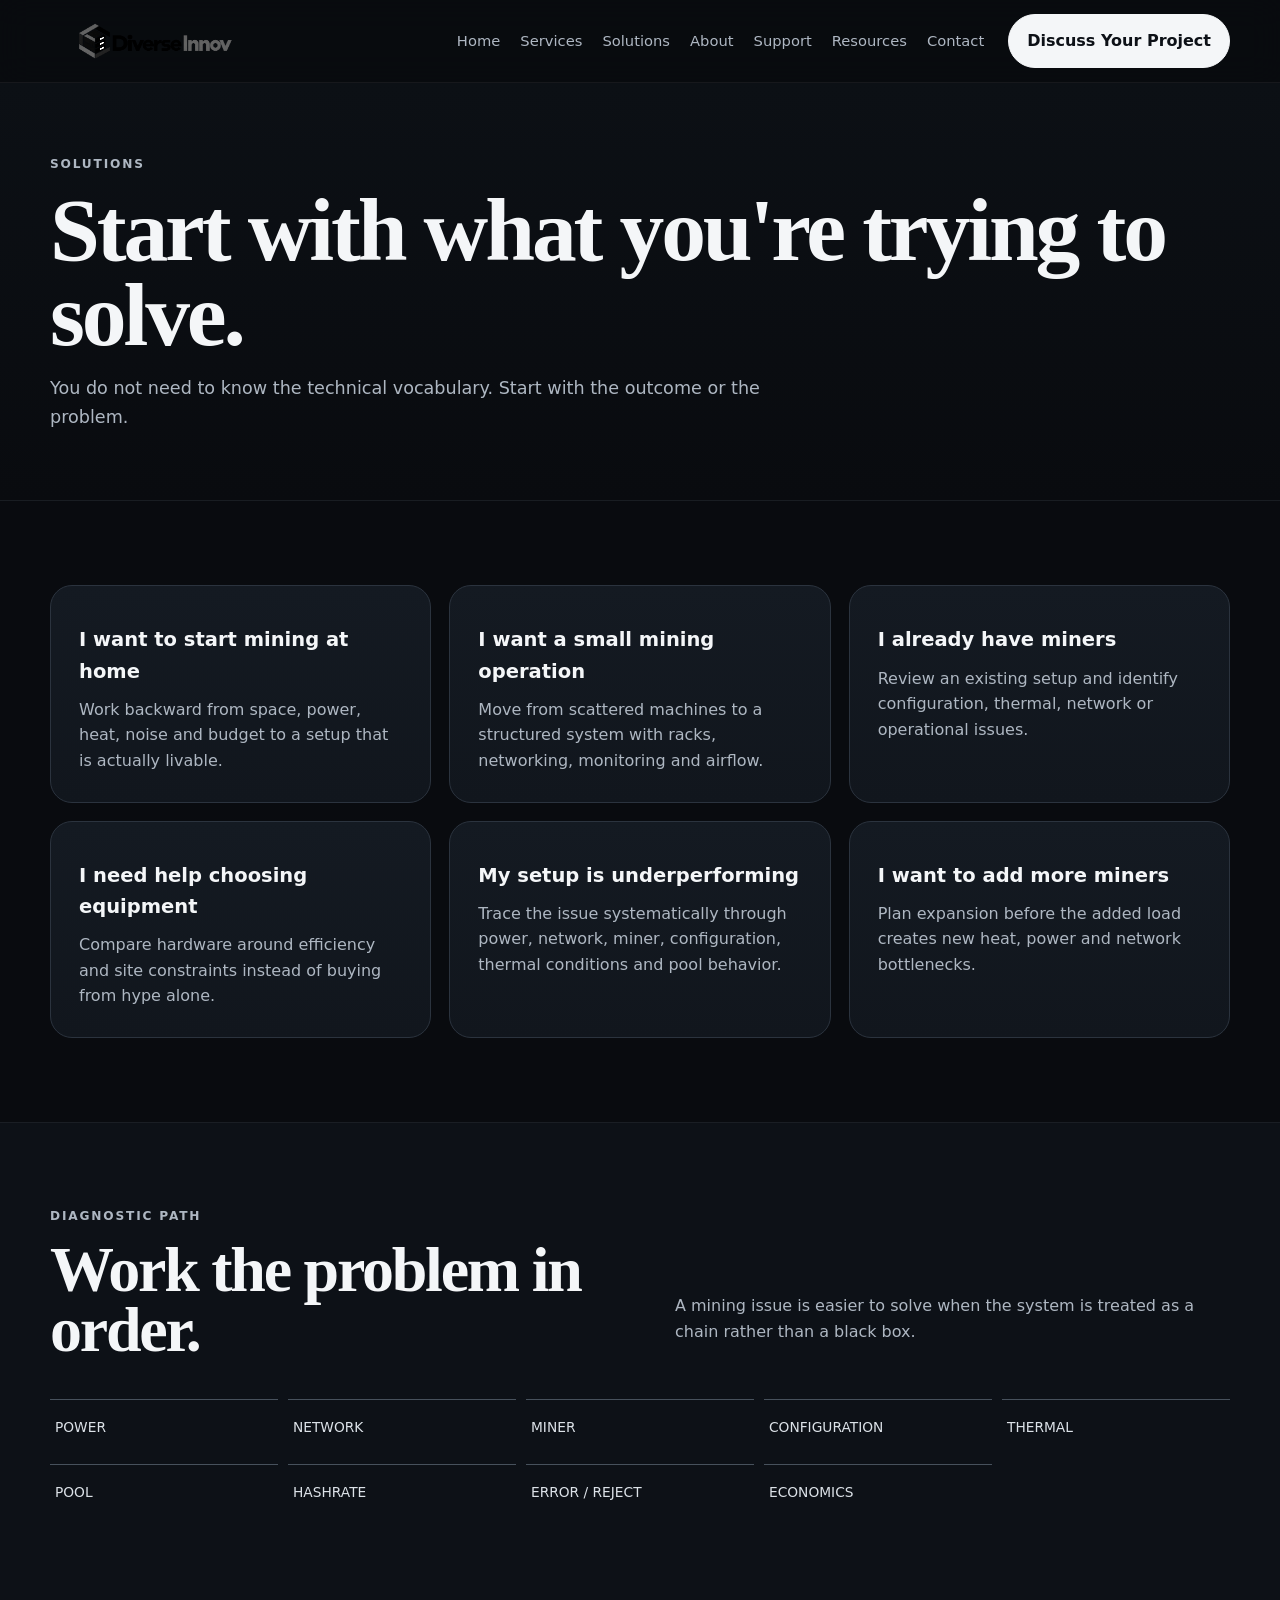
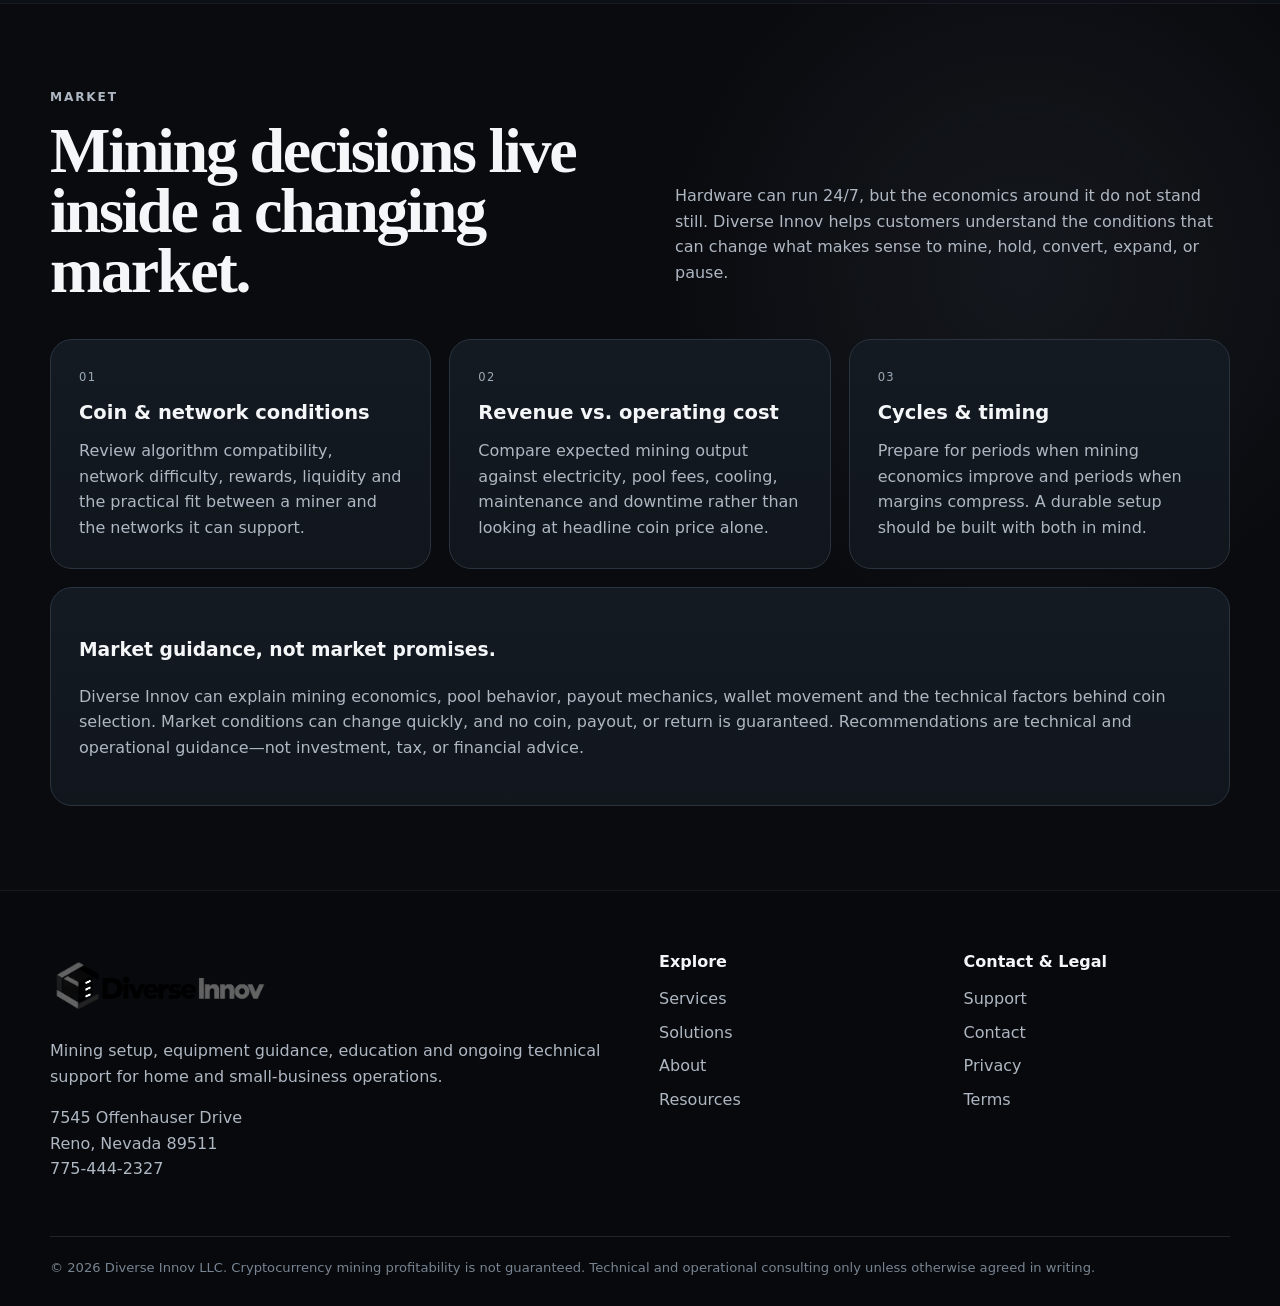
<file: solutions.html>
<!doctype html><html lang="en"><head><meta charset="utf-8"><meta name="viewport" content="width=device-width,initial-scale=1"><title>Solutions | Diverse Innov LLC</title><meta name="description" content="Practical mining solutions for home setups, small businesses, existing systems and expansion projects."><meta property="og:title" content="Solutions | Diverse Innov LLC"><meta property="og:description" content="Practical mining solutions for home setups, small businesses, existing systems and expansion projects."><meta property="og:type" content="website"><link rel="icon" href="assets/images/diverse-innov-icon.png"><link rel="stylesheet" href="assets/css/styles.css"><script defer src="assets/js/main.js"></script></head><body><header class="site-header"><div class="container nav"><a class="brand" href="index.html"><img src="assets/images/diverse-innov-horizontal.png" alt="Diverse Innov LLC"></a><button class="menu-btn" aria-expanded="false" aria-label="Toggle navigation">Menu</button><nav class="nav-links"><a href="index.html">Home</a><a href="services.html">Services</a><a href="solutions.html">Solutions</a><a href="about.html">About</a><a href="support.html">Support</a><a href="resources.html">Resources</a><a href="contact.html">Contact</a></nav><a class="btn" href="contact.html">Discuss Your Project</a></div></header><main><section class="page-hero"><div class="container"><div class="eyebrow">Solutions</div><h1>Start with what you're trying to solve.</h1><p>You do not need to know the technical vocabulary. Start with the outcome or the problem.</p></div></section><section class="section"><div class="container"><div class="grid-3"><div class="card"><h3>I want to start mining at home</h3><p>Work backward from space, power, heat, noise and budget to a setup that is actually livable.</p></div><div class="card"><h3>I want a small mining operation</h3><p>Move from scattered machines to a structured system with racks, networking, monitoring and airflow.</p></div><div class="card"><h3>I already have miners</h3><p>Review an existing setup and identify configuration, thermal, network or operational issues.</p></div><div class="card"><h3>I need help choosing equipment</h3><p>Compare hardware around efficiency and site constraints instead of buying from hype alone.</p></div><div class="card"><h3>My setup is underperforming</h3><p>Trace the issue systematically through power, network, miner, configuration, thermal conditions and pool behavior.</p></div><div class="card"><h3>I want to add more miners</h3><p>Plan expansion before the added load creates new heat, power and network bottlenecks.</p></div></div></div></section><section class="section alt"><div class="container"><div class="section-head"><div><div class="eyebrow">Diagnostic path</div><h2>Work the problem in order.</h2></div><p>A mining issue is easier to solve when the system is treated as a chain rather than a black box.</p></div><div class="process"><div>POWER</div><div>NETWORK</div><div>MINER</div><div>CONFIGURATION</div><div>THERMAL</div><div>POOL</div><div>HASHRATE</div><div>ERROR / REJECT</div><div>ECONOMICS</div></div></div></section><section class="section market-section"><div class="container"><div class="section-head"><div><div class="eyebrow">Market</div><h2>Mining decisions live inside a changing market.</h2></div><p>Hardware can run 24/7, but the economics around it do not stand still. Diverse Innov helps customers understand the conditions that can change what makes sense to mine, hold, convert, expand, or pause.</p></div><div class="grid-3"><div class="card"><div class="badge">01</div><h3>Coin & network conditions</h3><p>Review algorithm compatibility, network difficulty, rewards, liquidity and the practical fit between a miner and the networks it can support.</p></div><div class="card"><div class="badge">02</div><h3>Revenue vs. operating cost</h3><p>Compare expected mining output against electricity, pool fees, cooling, maintenance and downtime rather than looking at headline coin price alone.</p></div><div class="card"><div class="badge">03</div><h3>Cycles & timing</h3><p>Prepare for periods when mining economics improve and periods when margins compress. A durable setup should be built with both in mind.</p></div></div><div class="dark-panel" style="margin-top:18px"><h3>Market guidance, not market promises.</h3><p>Diverse Innov can explain mining economics, pool behavior, payout mechanics, wallet movement and the technical factors behind coin selection. Market conditions can change quickly, and no coin, payout, or return is guaranteed. Recommendations are technical and operational guidance—not investment, tax, or financial advice.</p></div></div></section></main><footer class="footer"><div class="container"><div class="footer-grid"><div><img src="assets/images/diverse-innov-horizontal.png" alt="Diverse Innov LLC"><p>Mining setup, equipment guidance, education and ongoing technical support for home and small-business operations.</p><p>7545 Offenhauser Drive<br>Reno, Nevada 89511<br><a href="tel:7754442327">775-444-2327</a></p></div><div><strong>Explore</strong><div class="footer-links"><a href="services.html">Services</a><a href="solutions.html">Solutions</a><a href="about.html">About</a><a href="resources.html">Resources</a></div></div><div><strong>Contact & Legal</strong><div class="footer-links"><a href="support.html">Support</a><a href="contact.html">Contact</a><a href="privacy.html">Privacy</a><a href="terms.html">Terms</a></div></div></div><div class="legal">© 2026 Diverse Innov LLC. Cryptocurrency mining profitability is not guaranteed. Technical and operational consulting only unless otherwise agreed in writing.</div></div></footer></body></html>
</file>
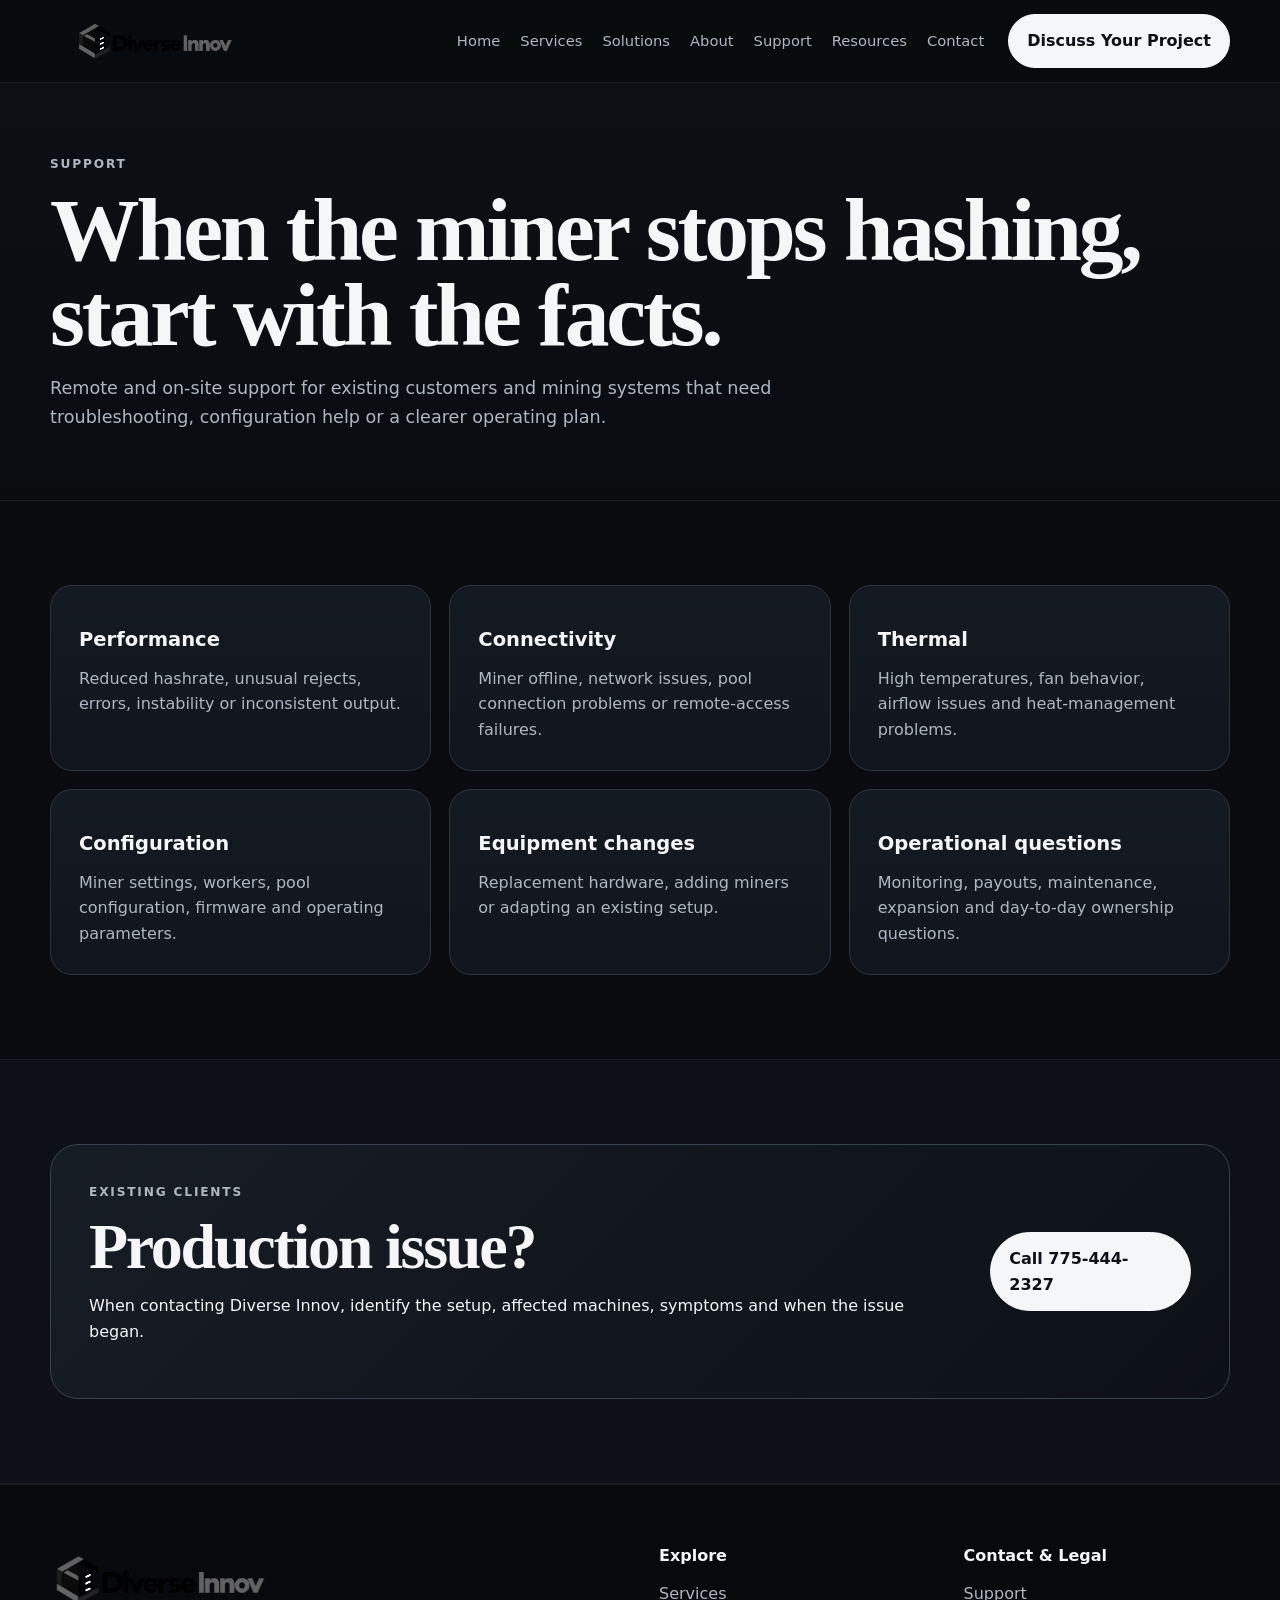
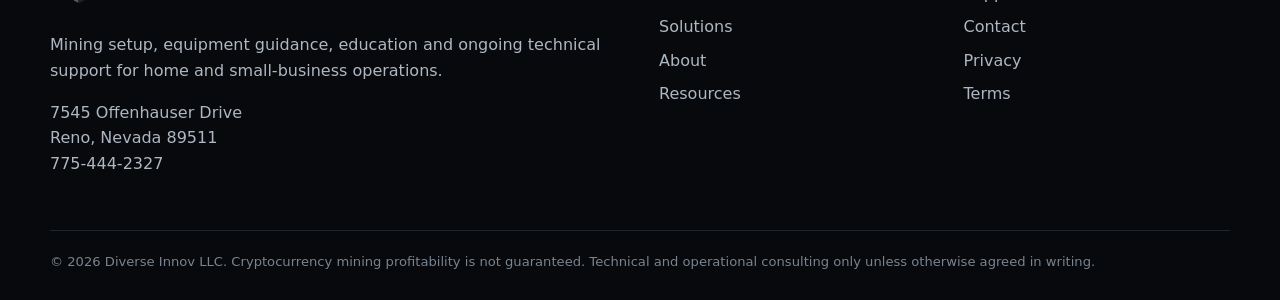
<file: support.html>
<!doctype html><html lang="en"><head><meta charset="utf-8"><meta name="viewport" content="width=device-width,initial-scale=1"><title>Mining Support | Diverse Innov LLC</title><meta name="description" content="Troubleshooting and operational support for cryptocurrency mining systems."><meta property="og:title" content="Mining Support | Diverse Innov LLC"><meta property="og:description" content="Troubleshooting and operational support for cryptocurrency mining systems."><meta property="og:type" content="website"><link rel="icon" href="assets/images/diverse-innov-icon.png"><link rel="stylesheet" href="assets/css/styles.css"><script defer src="assets/js/main.js"></script></head><body><header class="site-header"><div class="container nav"><a class="brand" href="index.html"><img src="assets/images/diverse-innov-horizontal.png" alt="Diverse Innov LLC"></a><button class="menu-btn" aria-expanded="false" aria-label="Toggle navigation">Menu</button><nav class="nav-links"><a href="index.html">Home</a><a href="services.html">Services</a><a href="solutions.html">Solutions</a><a href="about.html">About</a><a href="support.html">Support</a><a href="resources.html">Resources</a><a href="contact.html">Contact</a></nav><a class="btn" href="contact.html">Discuss Your Project</a></div></header><main><section class="page-hero"><div class="container"><div class="eyebrow">Support</div><h1>When the miner stops hashing, start with the facts.</h1><p>Remote and on-site support for existing customers and mining systems that need troubleshooting, configuration help or a clearer operating plan.</p></div></section><section class="section"><div class="container"><div class="grid-3"><div class="card"><h3>Performance</h3><p>Reduced hashrate, unusual rejects, errors, instability or inconsistent output.</p></div><div class="card"><h3>Connectivity</h3><p>Miner offline, network issues, pool connection problems or remote-access failures.</p></div><div class="card"><h3>Thermal</h3><p>High temperatures, fan behavior, airflow issues and heat-management problems.</p></div><div class="card"><h3>Configuration</h3><p>Miner settings, workers, pool configuration, firmware and operating parameters.</p></div><div class="card"><h3>Equipment changes</h3><p>Replacement hardware, adding miners or adapting an existing setup.</p></div><div class="card"><h3>Operational questions</h3><p>Monitoring, payouts, maintenance, expansion and day-to-day ownership questions.</p></div></div></div></section><section class="section alt"><div class="container"><div class="cta"><div><div class="eyebrow">Existing clients</div><h2>Production issue?</h2><p>When contacting Diverse Innov, identify the setup, affected machines, symptoms and when the issue began.</p></div><div class="actions"><a class="btn" href="tel:7754442327">Call 775-444-2327</a></div></div></div></section></main><footer class="footer"><div class="container"><div class="footer-grid"><div><img src="assets/images/diverse-innov-horizontal.png" alt="Diverse Innov LLC"><p>Mining setup, equipment guidance, education and ongoing technical support for home and small-business operations.</p><p>7545 Offenhauser Drive<br>Reno, Nevada 89511<br><a href="tel:7754442327">775-444-2327</a></p></div><div><strong>Explore</strong><div class="footer-links"><a href="services.html">Services</a><a href="solutions.html">Solutions</a><a href="about.html">About</a><a href="resources.html">Resources</a></div></div><div><strong>Contact & Legal</strong><div class="footer-links"><a href="support.html">Support</a><a href="contact.html">Contact</a><a href="privacy.html">Privacy</a><a href="terms.html">Terms</a></div></div></div><div class="legal">© 2026 Diverse Innov LLC. Cryptocurrency mining profitability is not guaranteed. Technical and operational consulting only unless otherwise agreed in writing.</div></div></footer></body></html>
</file>
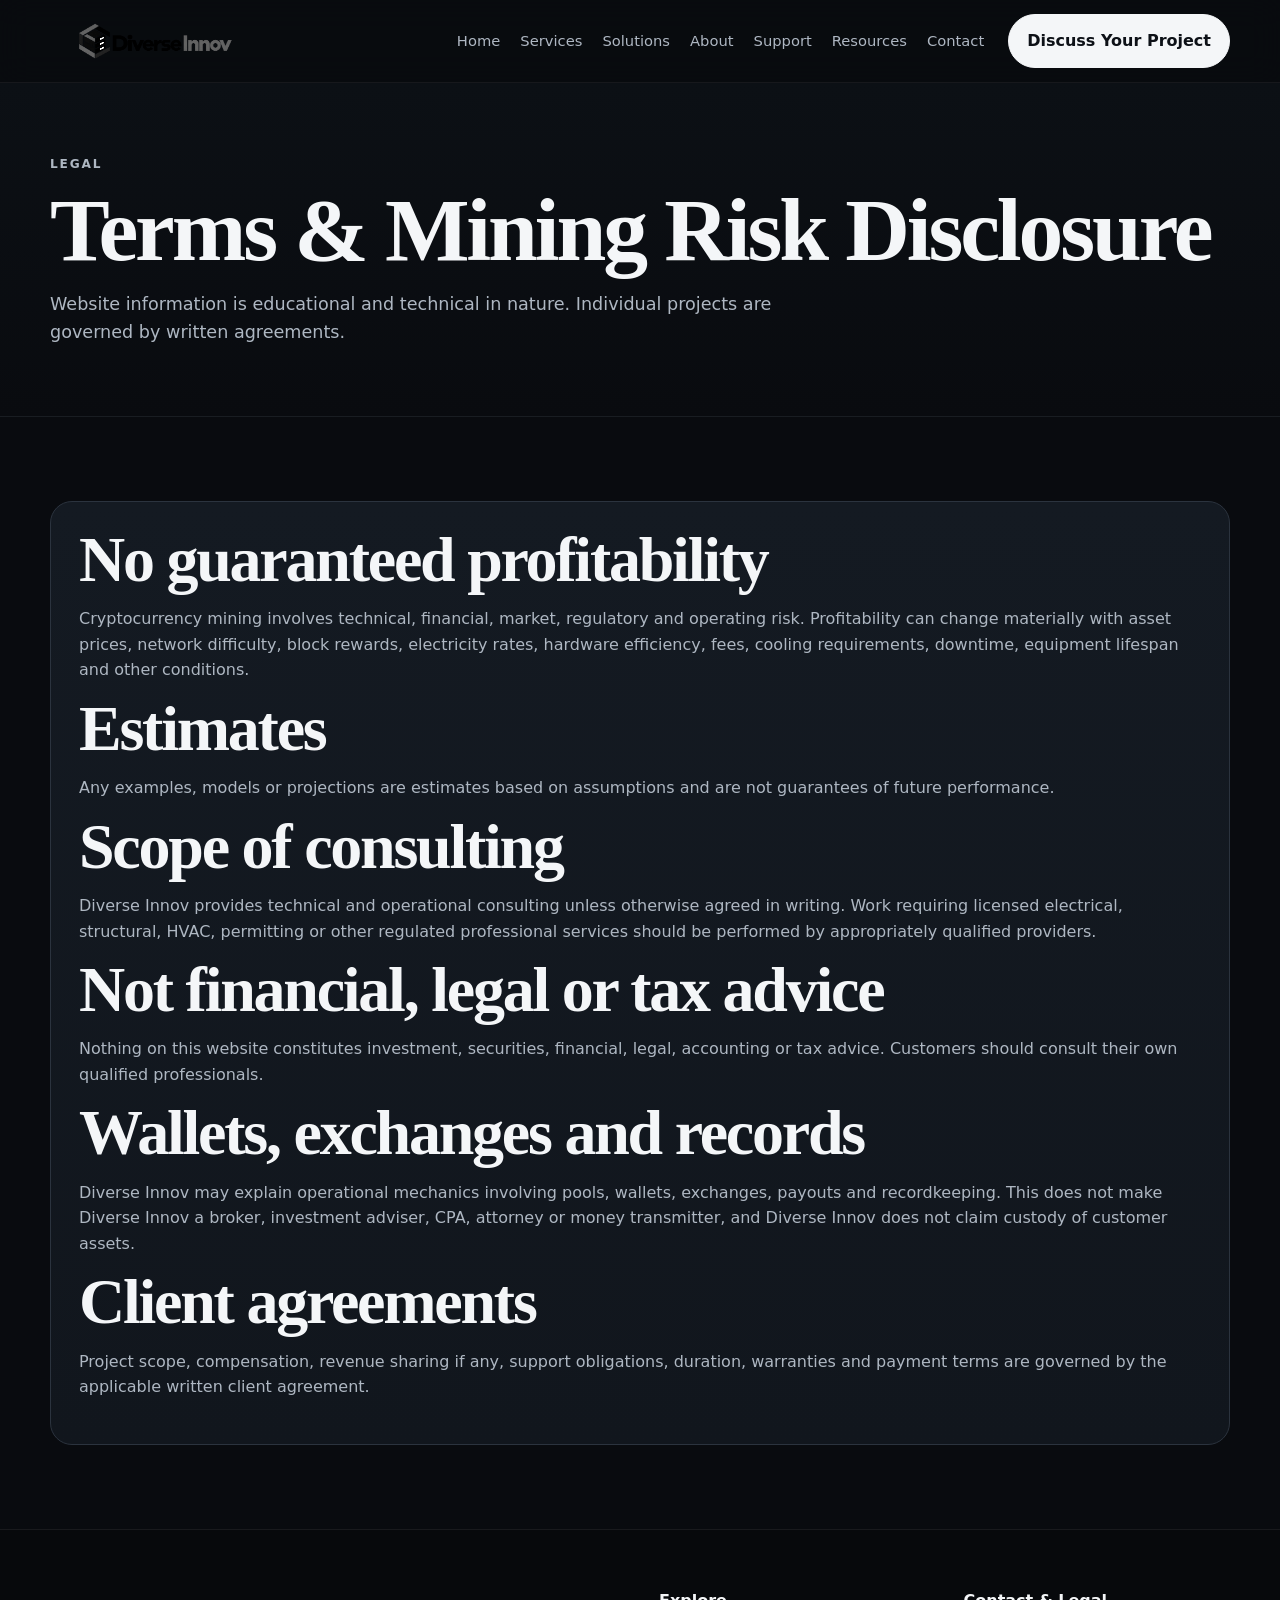
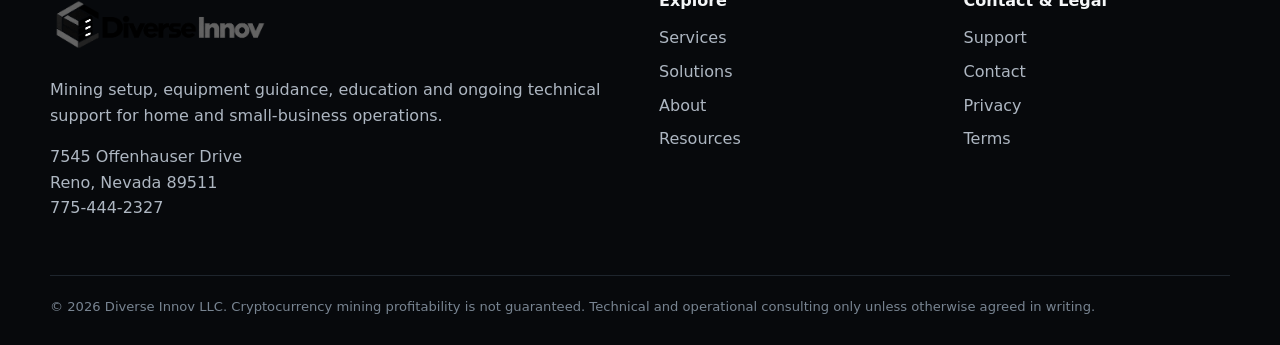
<file: terms.html>
<!doctype html><html lang="en"><head><meta charset="utf-8"><meta name="viewport" content="width=device-width,initial-scale=1"><title>Terms &amp; Mining Risk Disclosure | Diverse Innov LLC</title><meta name="description" content="Terms, scope and cryptocurrency mining risk disclosure for Diverse Innov LLC."><meta property="og:title" content="Terms &amp; Mining Risk Disclosure | Diverse Innov LLC"><meta property="og:description" content="Terms, scope and cryptocurrency mining risk disclosure for Diverse Innov LLC."><meta property="og:type" content="website"><link rel="icon" href="assets/images/diverse-innov-icon.png"><link rel="stylesheet" href="assets/css/styles.css"><script defer src="assets/js/main.js"></script></head><body><header class="site-header"><div class="container nav"><a class="brand" href="index.html"><img src="assets/images/diverse-innov-horizontal.png" alt="Diverse Innov LLC"></a><button class="menu-btn" aria-expanded="false" aria-label="Toggle navigation">Menu</button><nav class="nav-links"><a href="index.html">Home</a><a href="services.html">Services</a><a href="solutions.html">Solutions</a><a href="about.html">About</a><a href="support.html">Support</a><a href="resources.html">Resources</a><a href="contact.html">Contact</a></nav><a class="btn" href="contact.html">Discuss Your Project</a></div></header><main><section class="page-hero"><div class="container"><div class="eyebrow">Legal</div><h1>Terms & Mining Risk Disclosure</h1><p>Website information is educational and technical in nature. Individual projects are governed by written agreements.</p></div></section><section class="section"><div class="container dark-panel"><h2>No guaranteed profitability</h2><p>Cryptocurrency mining involves technical, financial, market, regulatory and operating risk. Profitability can change materially with asset prices, network difficulty, block rewards, electricity rates, hardware efficiency, fees, cooling requirements, downtime, equipment lifespan and other conditions.</p><h2>Estimates</h2><p>Any examples, models or projections are estimates based on assumptions and are not guarantees of future performance.</p><h2>Scope of consulting</h2><p>Diverse Innov provides technical and operational consulting unless otherwise agreed in writing. Work requiring licensed electrical, structural, HVAC, permitting or other regulated professional services should be performed by appropriately qualified providers.</p><h2>Not financial, legal or tax advice</h2><p>Nothing on this website constitutes investment, securities, financial, legal, accounting or tax advice. Customers should consult their own qualified professionals.</p><h2>Wallets, exchanges and records</h2><p>Diverse Innov may explain operational mechanics involving pools, wallets, exchanges, payouts and recordkeeping. This does not make Diverse Innov a broker, investment adviser, CPA, attorney or money transmitter, and Diverse Innov does not claim custody of customer assets.</p><h2>Client agreements</h2><p>Project scope, compensation, revenue sharing if any, support obligations, duration, warranties and payment terms are governed by the applicable written client agreement.</p></div></section></main><footer class="footer"><div class="container"><div class="footer-grid"><div><img src="assets/images/diverse-innov-horizontal.png" alt="Diverse Innov LLC"><p>Mining setup, equipment guidance, education and ongoing technical support for home and small-business operations.</p><p>7545 Offenhauser Drive<br>Reno, Nevada 89511<br><a href="tel:7754442327">775-444-2327</a></p></div><div><strong>Explore</strong><div class="footer-links"><a href="services.html">Services</a><a href="solutions.html">Solutions</a><a href="about.html">About</a><a href="resources.html">Resources</a></div></div><div><strong>Contact & Legal</strong><div class="footer-links"><a href="support.html">Support</a><a href="contact.html">Contact</a><a href="privacy.html">Privacy</a><a href="terms.html">Terms</a></div></div></div><div class="legal">© 2026 Diverse Innov LLC. Cryptocurrency mining profitability is not guaranteed. Technical and operational consulting only unless otherwise agreed in writing.</div></div></footer></body></html>
</file>
<file: assets/css/styles.css>
:root{
  --bg:#090b0f;--bg2:#0f1319;--panel:#141a22;--panel2:#191f28;--line:#2b333e;
  --text:#f4f6f8;--muted:#aeb7c2;--soft:#d7dde4;--accent:#dbe4ec;--max:1180px;
  --radius:22px;--shadow:0 24px 70px rgba(0,0,0,.28);
}
*{box-sizing:border-box}html{scroll-behavior:smooth}body{margin:0;background:var(--bg);color:var(--text);font-family:"IBM Plex Sans",Inter,system-ui,-apple-system,BlinkMacSystemFont,"Segoe UI",sans-serif;line-height:1.6}a{color:inherit;text-decoration:none}img{max-width:100%;display:block}.container{width:min(var(--max),calc(100% - 40px));margin-inline:auto}.site-header{position:sticky;top:0;z-index:50;background:rgba(9,11,15,.82);backdrop-filter:blur(16px);border-bottom:1px solid rgba(255,255,255,.06)}.nav{min-height:82px;display:flex;align-items:center;gap:24px}.brand{display:flex;align-items:center;margin-right:auto}.brand img{width:210px;max-height:54px;object-fit:contain;filter:brightness(1.8) grayscale(1)}.nav-links{display:flex;gap:20px;align-items:center}.nav-links a{font-size:.92rem;color:var(--muted)}.nav-links a:hover{color:#fff}.menu-btn{display:none;background:transparent;border:1px solid var(--line);color:#fff;border-radius:12px;padding:10px 14px}.btn{display:inline-flex;justify-content:center;align-items:center;gap:8px;padding:13px 18px;border-radius:999px;background:#f4f6f8;color:#0d1117;font-weight:700;border:1px solid #f4f6f8;transition:.2s ease}.btn:hover{transform:translateY(-1px);box-shadow:0 10px 30px rgba(255,255,255,.08)}.btn.ghost{background:transparent;color:#fff;border-color:#3a4654}.eyebrow{font-size:.76rem;letter-spacing:.15em;text-transform:uppercase;color:#aeb7c2;font-weight:700;margin-bottom:14px}.hero{padding:84px 0 70px;overflow:hidden;background:radial-gradient(circle at 75% 38%,rgba(155,174,195,.11),transparent 29%),linear-gradient(180deg,#090b0f,#0c1015)}.hero-grid{display:grid;grid-template-columns:1.05fr .95fr;gap:72px;align-items:center}.hero h1,.page-hero h1,.section h2,.cta h2{font-family:Cormorant,Georgia,serif;font-weight:600;letter-spacing:-.035em;line-height:.94;margin:0}.hero h1{font-size:clamp(3.8rem,7.5vw,7.1rem);max-width:750px}.hero p{color:var(--muted);max-width:650px;font-size:1.13rem;margin:28px 0}.actions{display:flex;gap:12px;flex-wrap:wrap}.hero-art{position:relative;min-height:530px;border-radius:34px;border:1px solid rgba(255,255,255,.08);background:linear-gradient(145deg,#171e27,#0c1015 70%);box-shadow:var(--shadow);overflow:hidden}.hero-art:before{content:"";position:absolute;inset:0;background:linear-gradient(90deg,transparent 49.5%,rgba(255,255,255,.035) 50%,transparent 50.5%),linear-gradient(transparent 49.5%,rgba(255,255,255,.035) 50%,transparent 50.5%);background-size:62px 62px;mask-image:linear-gradient(to bottom,rgba(0,0,0,.65),transparent)}.machine{position:absolute;inset:72px 58px 58px;border:1px solid #3b4653;border-radius:30px;background:linear-gradient(145deg,#202833,#11161d);display:grid;place-items:center;transform:perspective(900px) rotateY(-7deg) rotateX(2deg)}.rack{width:70%;height:67%;display:grid;gap:18px}.rack span{display:block;border:1px solid #4a5664;border-radius:12px;background:linear-gradient(180deg,#2a333f,#151a20);box-shadow:inset 0 0 0 1px rgba(255,255,255,.03)}.rack span:after{content:"";display:block;width:28%;height:6px;border-radius:10px;background:#d9e1e8;margin:25px 24px 0 auto;opacity:.55}.telemetry{position:absolute;min-width:142px;padding:13px 15px;border-radius:16px;background:rgba(16,21,28,.82);border:1px solid rgba(214,226,238,.22);backdrop-filter:blur(12px);box-shadow:0 15px 40px rgba(0,0,0,.25)}.telemetry strong{display:block;color:#98a7b7;font-size:.68rem;letter-spacing:.12em}.telemetry span{display:block;margin-top:3px;font-weight:700;font-size:1.03rem}.t1{top:38px;left:26px}.t2{top:115px;right:24px}.t3{bottom:36px;left:28px}.t4{bottom:42px;right:26px}.section{padding:84px 0}.section.alt{background:#0d1117;border-block:1px solid rgba(255,255,255,.055)}.section-head{display:grid;grid-template-columns:1fr 1fr;gap:70px;align-items:end;margin-bottom:38px}.section h2,.cta h2{font-size:clamp(2.7rem,5vw,4.7rem)}.section-head p,.dark-panel p,.quote-panel p,.page-hero p{color:var(--muted)}.grid-3{display:grid;grid-template-columns:repeat(3,1fr);gap:18px}.card,.dark-panel,.quote-panel,.contact-card,.resource,.feature,.notice{border:1px solid var(--line);background:linear-gradient(180deg,var(--panel),#11161d);border-radius:var(--radius);padding:28px}.card h3,.feature h3,.resource h3{margin:10px 0;font-size:1.22rem}.card p,.feature p,.resource p{color:var(--muted);margin:0}.num,.badge{font-size:.72rem;letter-spacing:.12em;color:#9ba9b7}.process{display:grid;grid-template-columns:repeat(5,1fr);gap:10px}.process div{border-top:1px solid #47515c;padding:16px 5px;color:#dce2e8;font-size:.86rem}.process span{color:#74818f;margin-right:7px}.split{display:grid;grid-template-columns:1fr 1fr;gap:18px}.formula{border:1px solid var(--line);border-radius:var(--radius);background:#080b0f;padding:30px;display:grid;gap:10px;font-weight:700}.formula div{padding:12px 14px;border-bottom:1px solid #202831}.formula .result{border:0;color:#fff;font-size:1.25rem;padding-top:20px}.list{padding-left:18px;color:var(--muted)}.list li{margin:8px 0}.cta{border:1px solid #38434f;border-radius:28px;padding:38px;display:flex;justify-content:space-between;gap:30px;align-items:center;background:linear-gradient(135deg,#171d25,#0d1117)}.page-hero{padding:72px 0 52px;border-bottom:1px solid rgba(255,255,255,.055);background:linear-gradient(180deg,#0c1015,#090b0f)}.page-hero h1{font-size:clamp(3.5rem,7vw,6.5rem)}.page-hero p{font-size:1.1rem;max-width:760px}.feature-list,.resource-list{display:grid;gap:14px}.feature,.resource{display:grid;grid-template-columns:220px 1fr;gap:22px;align-items:start}.contact-grid{display:grid;grid-template-columns:1.15fr .85fr;gap:24px}.form{display:grid;gap:15px}.field{display:grid;gap:7px}.field label{font-size:.85rem;color:#cbd3dc}.field input,.field select,.field textarea{width:100%;padding:14px 15px;border-radius:14px;border:1px solid #36404b;background:#0c1015;color:#fff;font:inherit}.field textarea{min-height:140px;resize:vertical}.form-note,.notice{color:var(--muted);font-size:.92rem}.footer{padding:58px 0 28px;border-top:1px solid rgba(255,255,255,.07);background:#07090c}.footer-grid{display:grid;grid-template-columns:1.5fr .7fr .7fr;gap:38px}.footer img{width:220px;filter:brightness(1.8) grayscale(1);margin-bottom:15px}.footer p,.footer a{color:var(--muted)}.footer-links{display:grid;gap:8px;margin-top:12px}.legal{border-top:1px solid #1e252d;margin-top:38px;padding-top:20px;color:#788491;font-size:.82rem}
@media(max-width:900px){.nav>.btn{display:none}.menu-btn{display:block}.nav-links{display:none;position:absolute;top:82px;left:20px;right:20px;padding:18px;border:1px solid var(--line);border-radius:18px;background:#0e1319;flex-direction:column;align-items:stretch}.nav-links.open{display:flex}.hero-grid,.section-head,.split,.contact-grid{grid-template-columns:1fr}.hero-art{min-height:440px}.process{grid-template-columns:repeat(2,1fr)}.grid-3{grid-template-columns:1fr}.feature,.resource{grid-template-columns:1fr}.footer-grid{grid-template-columns:1fr 1fr}.footer-grid>div:first-child{grid-column:1/-1}.cta{align-items:flex-start;flex-direction:column}}
@media(max-width:560px){.container{width:min(var(--max),calc(100% - 26px))}.brand img{width:178px}.hero{padding-top:56px}.hero h1{font-size:3.55rem}.hero-art{min-height:410px}.machine{inset:78px 24px 74px}.telemetry{min-width:128px;padding:10px 12px}.t1{top:24px;left:14px}.t2{top:84px;right:14px}.t3{bottom:18px;left:14px}.t4{bottom:18px;right:14px}.section{padding:62px 0}.process{grid-template-columns:1fr}.footer-grid{grid-template-columns:1fr}.footer-grid>div:first-child{grid-column:auto}.actions{flex-direction:column}.actions .btn{width:100%}}
@media(prefers-reduced-motion:reduce){*{scroll-behavior:auto!important;transition:none!important;animation:none!important}}

/* Interactive service selector */
.service-selector{display:grid;gap:14px}.service-option{width:100%;text-align:left;color:inherit;font:inherit;cursor:pointer;position:relative;appearance:none}.service-option:hover{border-color:#566271;transform:translateY(-1px)}.service-option.selected{border-color:#dbe4ec;background:linear-gradient(180deg,#202833,#151b23);box-shadow:0 0 0 1px rgba(219,228,236,.2),0 18px 45px rgba(0,0,0,.22)}.service-option.selected h3{color:#fff}.service-check{position:absolute;right:22px;top:22px;border:1px solid #46515e;border-radius:999px;padding:5px 10px;font-size:.72rem;letter-spacing:.08em;text-transform:uppercase;color:#9eabb8}.service-option.selected .service-check{background:#f4f6f8;color:#0d1117;border-color:#f4f6f8}.service-selection-bar{position:sticky;bottom:16px;z-index:25;margin-top:28px;display:flex;gap:24px;align-items:center;justify-content:space-between;padding:20px 22px;border:1px solid #47525e;border-radius:20px;background:rgba(13,17,23,.92);backdrop-filter:blur(16px);box-shadow:0 18px 60px rgba(0,0,0,.35)}.service-selection-bar p{margin:4px 0 0;color:var(--muted);max-width:760px}.service-selection-bar .eyebrow{margin-bottom:4px}.selected-services-contact{padding:16px 18px;border:1px solid #46515e;border-radius:16px;background:#111720}.selected-services-contact .eyebrow{margin-bottom:5px}.selected-services-contact p{margin:0;color:#dbe4ec}.market-section{background:radial-gradient(circle at 80% 30%,rgba(160,180,200,.08),transparent 30%),#090b0f}
@media(max-width:760px){.service-selection-bar{position:static;align-items:stretch;flex-direction:column}.service-selection-bar .btn{width:100%}.service-check{position:static;display:inline-flex;margin-top:14px}.service-option{display:block}}
</file>
